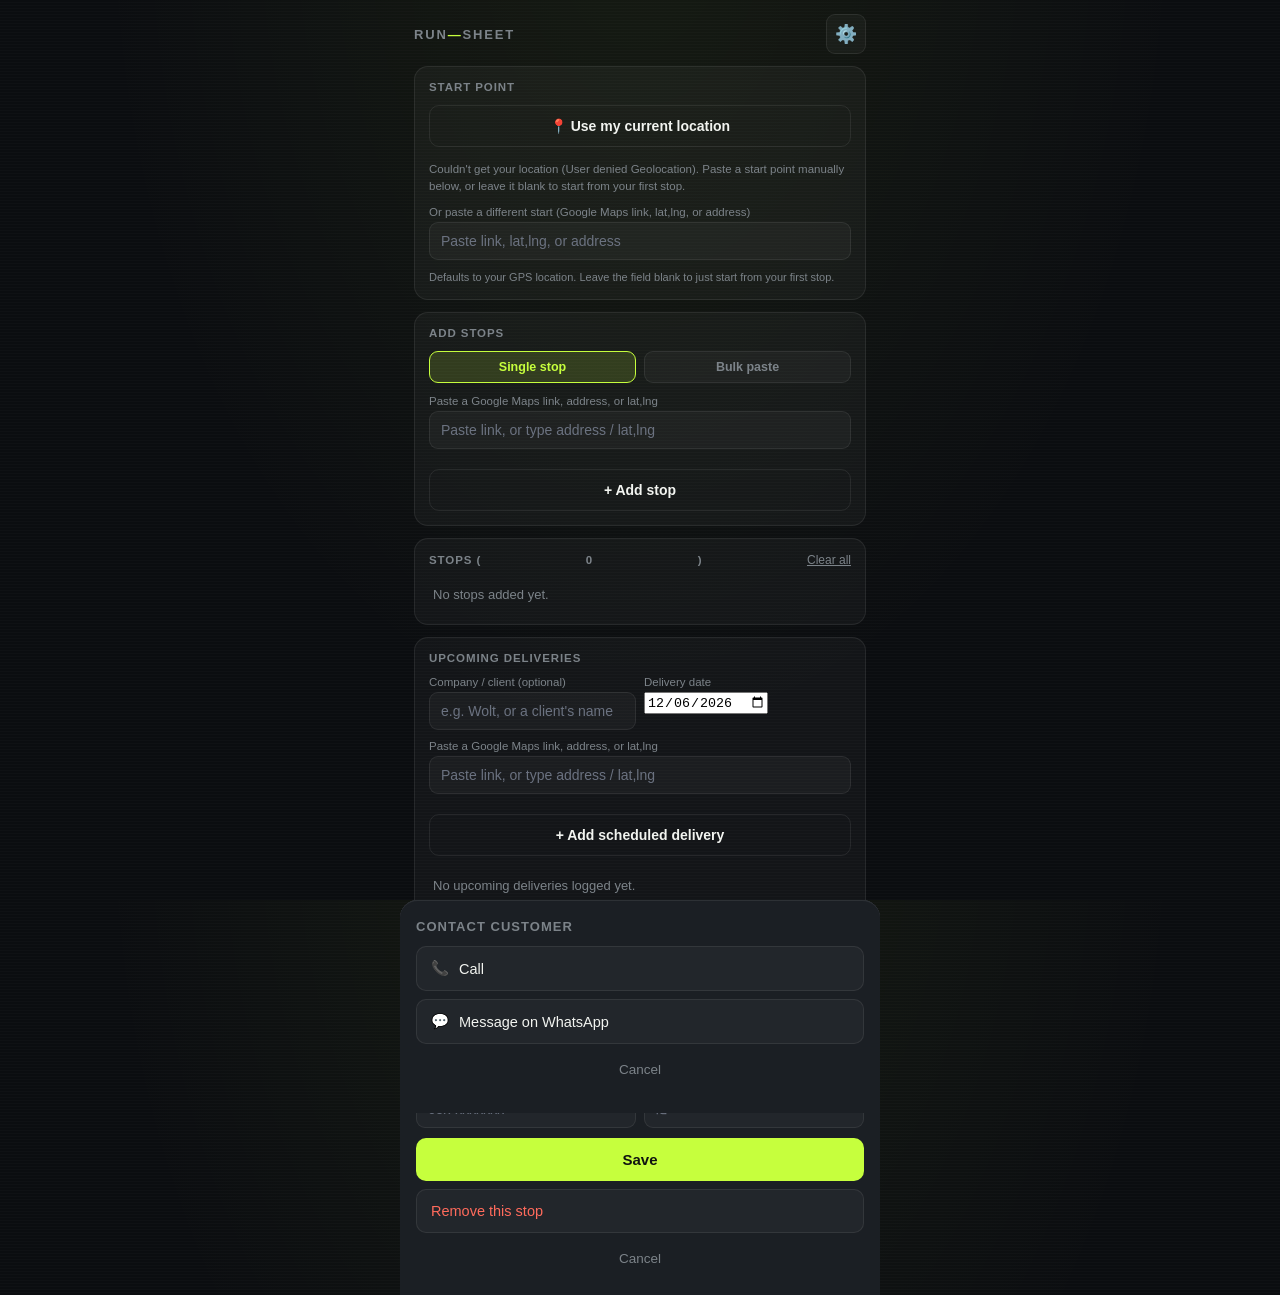
<file: index.html>
<!DOCTYPE html>
<html lang="en">
<head>
<meta charset="UTF-8">
<meta name="viewport" content="width=device-width, initial-scale=1, viewport-fit=cover, maximum-scale=1">
<meta name="mobile-web-app-capable" content="yes">
<meta name="apple-mobile-web-app-capable" content="yes">
<meta name="apple-mobile-web-app-status-bar-style" content="black-translucent">
<meta name="theme-color" content="#0B0D10">
<meta name="description" content="One-stop-at-a-time route app for a solo courier.">
<link rel="manifest" href="manifest.json">
<link rel="icon" href="icons/icon.svg" type="image/svg+xml">
<link rel="apple-touch-icon" href="icons/icon.svg">
<link rel="stylesheet" href="css/style.css">
<title>Runsheet</title>
</head>
<body>
<div id="app">

  <!-- =================== SETUP VIEW =================== -->
  <div id="setupView">
    <div class="topbar">
      <div class="wordmark">RUN<b>—</b>SHEET</div>
      <div class="top-icons">
        <button class="icon-btn" id="settingsBtn" title="Settings">⚙️</button>
      </div>
    </div>

    <div class="card">
      <h2>Start point</h2>
      <button class="btn btn-ghost" id="gpsBtn" style="margin-bottom:8px;">📍 Use my current location</button>
      <div id="depotGpsStatus"></div>
      <div class="field" style="margin-top:10px;">
        <label>Or paste a different start (Google Maps link, lat,lng, or address)</label>
        <input type="text" id="depotInput" placeholder="Paste link, lat,lng, or address" autocomplete="off">
      </div>
      <div id="depotDetectStatus"></div>
      <div class="hint">Defaults to your GPS location. Leave the field blank to just start from your first stop.</div>
    </div>

    <div class="card">
      <h2>Add stops</h2>
      <div class="mode-toggle">
        <button class="active" id="modeSingleBtn">Single stop</button>
        <button id="modeBulkBtn">Bulk paste</button>
      </div>

      <div id="singleAddWrap">
        <div class="field" style="position:relative;">
          <label>Paste a Google Maps link, address, or lat,lng</label>
          <input type="text" id="stopInput" placeholder="Paste link, or type address / lat,lng" autocomplete="off">
          <ul class="autocomplete-list" id="autocompleteList" style="display:none;"></ul>
        </div>
        <div id="stopDetectStatus"></div>
        <div class="field" id="nameFieldWrap" style="display:none;">
          <label>Label</label>
          <input type="text" id="nameInput" placeholder="e.g. Kfar Saba — Herzl 12">
        </div>
        <div class="field" id="extraFieldsWrap" style="display:none;">
          <label>Delivery notes (optional)</label>
          <input type="text" id="notesInput" placeholder="e.g. Gate code #4471">
          <div class="row" style="margin-top:8px;">
            <div><label>Phone (optional)</label><input type="tel" id="phoneInput" placeholder="05x-xxxxxxx"></div>
            <div><label>COD amount (optional)</label><input type="number" id="codInput" placeholder="₪"></div>
          </div>
        </div>
        <button class="btn btn-ghost" id="addBtn" style="margin-top:10px;" disabled>+ Add stop</button>
      </div>

      <div id="bulkAddWrap" style="display:none;">
        <div class="field">
          <label>Paste one stop per line — links, addresses, and lat,lng can be mixed</label>
          <textarea id="bulkInput" placeholder="Kfar Saba, Herzl 12&#10;32.1847, 34.8709&#10;https://maps.google.com/..."></textarea>
        </div>
        <button class="btn btn-ghost" id="bulkParseBtn">Parse &amp; add all</button>
        <div id="bulkStatus" class="hint"></div>
      </div>
    </div>

    <div class="card">
      <h2>Stops (<span id="stopCountLabel">0</span>)<button class="link-btn" id="clearStopsBtn" style="text-transform:none;">Clear all</button></h2>
      <ul class="stop-list" id="stopList"></ul>
    </div>

    <div class="card">
      <h2>Upcoming deliveries</h2>
      <div class="row">
        <div class="field"><label>Company / client (optional)</label><input type="text" id="schedCompanyInput" placeholder="e.g. Wolt, or a client's name"></div>
        <div class="field"><label>Delivery date</label><input type="date" id="schedDateInput"></div>
      </div>
      <div class="field" style="position:relative;">
        <label>Paste a Google Maps link, address, or lat,lng</label>
        <input type="text" id="schedAddressInput" placeholder="Paste link, or type address / lat,lng" autocomplete="off">
        <ul class="autocomplete-list" id="schedAutocompleteList" style="display:none;"></ul>
      </div>
      <div id="schedDetectStatus"></div>
      <div class="field" id="schedExtraWrap" style="display:none;">
        <label>Label</label>
        <input type="text" id="schedNameInput" placeholder="e.g. Kfar Saba — Herzl 12">
        <div class="row" style="margin-top:8px;">
          <div><label>Phone (optional)</label><input type="tel" id="schedPhoneInput" placeholder="05x-xxxxxxx"></div>
          <div><label>COD amount (optional)</label><input type="number" id="schedCodInput" placeholder="₪"></div>
        </div>
        <div class="field" style="margin-top:8px;"><label>Delivery notes (optional)</label><input type="text" id="schedNotesInput"></div>
      </div>
      <button class="btn btn-ghost" id="schedAddBtn" style="margin-top:10px;" disabled>+ Add scheduled delivery</button>
      <ul class="sched-list" id="scheduledList" style="margin-top:14px;"></ul>
      <div class="hint">Tap 📅 to download a calendar reminder for the evening before (set the time in Settings). Tap → to pull it into today's route once it's due.</div>
    </div>

    <div class="card">
      <h2>Route settings</h2>
      <div class="row">
        <div class="field"><label>Avg. speed (km/h)</label><input type="number" id="speedInput" min="1"></div>
        <div class="field"><label>Mins per stop</label><input type="number" id="dwellInput" min="0"></div>
      </div>
      <div class="field">
        <label>Travel mode</label>
        <select id="modeInput">
          <option value="bicycling">Bicycling (ebike)</option>
          <option value="driving">Driving</option>
          <option value="walking">Walking</option>
        </select>
      </div>
    </div>

    <button class="btn btn-primary" id="optimizeBtn" disabled>Optimize route</button>
    <div id="optimizeStatus" class="hint" style="text-align:center;"></div>

    <div id="resultsWrap"></div>

    <button class="btn btn-teal" id="startRouteBtn" style="margin-top:6px; display:none;">▶ Start route</button>

    <div class="footer-note">Your stops are saved on this device only.<br><b>To install:</b> open this page in Chrome on your phone → menu ⋮ → "Add to Home screen."</div>
  </div>

  <!-- =================== HUD VIEW =================== -->
  <div id="hudView" style="display:none;">
    <div class="topbar">
      <div class="wordmark">RUN<b>—</b>SHEET</div>
      <div class="top-icons">
        <button class="icon-btn" id="backToSetupBtn" title="Back to stop list">☰</button>
        <button class="icon-btn" id="sunToggle" title="Sunlight mode">☀️</button>
        <button class="icon-btn" id="undoIconBtn" title="Undo" style="opacity:0.35;" disabled>↩︎</button>
      </div>
    </div>

    <div class="stat-strip">
      <span>Today: <b id="statKm">0.0 km</b></span>
      <span>Delivered: <b id="statDone">0</b></span>
      <span class="earnings-toggle" id="earningsToggle">💰 tap for earnings</span>
    </div>

    <div class="ring-wrap">
      <svg viewBox="0 0 100 100"><circle class="ring-track" cx="50" cy="50" r="44"></circle><circle class="ring-fill" id="ringFill" cx="50" cy="50" r="44" stroke-dasharray="276.5" stroke-dashoffset="276.5"></circle></svg>
      <div class="ring-center"><div class="ring-num" id="ringNum">1</div><div class="ring-sub" id="ringSub">of 6</div></div>
    </div>

    <div class="stop-card" id="stopCard">
      <div class="swipe-hint right" id="swipeRight"></div>
      <div class="swipe-hint left" id="swipeLeft"></div>
      <div class="stop-eyebrow" id="stopEyebrow">NEXT STOP</div>
      <div class="stop-name" id="stopName">—</div>
      <div class="stop-notes" id="stopNotes"></div>
      <div id="codBadgeWrap"></div>
      <button class="price-chip" id="priceChip">💰 ₪<span id="priceVal">0</span> <span class="edit-hint">tap to edit</span></button>
      <div class="chips"><div class="chip">📍 <b id="chipDist">—</b></div><div class="chip">⏱ <b id="chipEta">—</b></div></div>

      <button class="btn btn-nav" id="navBtn" style="width:100%; margin-top:12px; flex-direction:row; gap:6px; padding:14px; display:flex; align-items:center; justify-content:center; border:none; border-radius:14px; font-weight:700; cursor:pointer;"><span class="icon">↗</span>Navigate</button>

      <div class="mini-actions" id="miniActions" style="margin-top:10px;"></div>

      <button class="mini-btn photo-btn" id="photoBtn" style="width:100%; margin-top:8px; flex-direction:row; gap:6px;">
        <span class="ic">📷</span><span id="photoLabel">Add delivery photo</span>
      </button>
      <input type="file" accept="image/*" capture="environment" id="photoInput" style="display:none;">

      <div class="actions">
        <button class="btn action-btn btn-nav" id="doneBtn"><span class="icon">✓</span>Done</button>
        <button class="btn action-btn btn-fail" id="failBtn"><span class="icon">⚠</span>Issue</button>
      </div>
    </div>

    <div class="undo-strip"><button class="undo-btn" id="undoBtn">↩ Undo last action</button></div>

    <div class="mascot-wrap" id="mascotWrap">
      <div class="nameplate">RUNSHEET <span id="mascotLevel">lv-1</span><div class="hp-bar"><div class="hp-fill" id="mascotHpFill" style="width:0%;"></div></div></div>
      <div class="mascot-msg" id="mascotMsg"></div>
      <div class="mascot-char" id="mascotCharWrap">
        <svg class="mascot-svg" viewBox="0 0 175 100" width="135" height="78">
          <g class="mascot-body idle" id="mascotBody">
            <ellipse cx="60" cy="76" rx="26" ry="4" fill="rgba(0,0,0,0.35)"></ellipse>
            <path d="M42 40 L36 72 L84 72 L78 40 Q60 34 42 40 Z" fill="var(--hi)" stroke="rgba(0,0,0,0.15)"></path>
            <path d="M60 34 L78 40 L84 72 L60 72 Z" fill="#000" opacity="0.38"></path>
            <path d="M48 38 L44 52 L76 52 L72 38 Q60 33 48 38 Z" fill="#3E4A3A"></path>
            <path d="M60 33 L72 38 L76 52 L60 52 Z" fill="#000" opacity="0.4"></path>
            <rect x="42" y="51" width="36" height="6" rx="2" fill="#6B4226"></rect>
            <rect x="56" y="51" width="8" height="6" rx="1.5" fill="#8a5a34"></rect>
            <rect x="30" y="42" width="10" height="16" rx="4" fill="#2E332F"></rect>
            <rect x="80" y="42" width="10" height="16" rx="4" fill="#2E332F"></rect>
            <circle cx="35" cy="60" r="4.5" fill="#E8B692"></circle>
            <circle cx="85" cy="60" r="4.5" fill="#E8B692"></circle>
            <rect x="55" y="33" width="10" height="9" fill="#E8B692"></rect>
            <circle cx="60" cy="24" r="16" fill="#E8B692"></circle>
            <path d="M60 8 A16 16 0 0 1 60 40 Z" fill="#000" opacity="0.35"></path>
            <path d="M42 22 Q40 7 60 6.5 Q80 7 78 22 L78 34 Q74 25 70 34 L70 25 Q60 29 50 25 L50 34 Q46 25 42 34 Z" fill="#B5591F"></path>
            <path d="M60 6.5 Q80 7 78 22 L78 34 Q74 25 70 34 L70 25 Q60 29 60 27 Z" fill="#000" opacity="0.4"></path>
            <path d="M48 13 Q60 9 72 13 L70 17 Q60 14 50 17 Z" fill="#B5591F"></path>
            <path d="M43 12 Q60 -2 77 12 L74 17 Q60 8 46 17 Z" fill="#3E4A3A" stroke="#2A332C" stroke-width="0.5"></path>
            <path d="M60 -2 Q77 12 74 17 L60 8 Z" fill="#000" opacity="0.42"></path>
            <path d="M60 20 L69 19 L69 27 L60 26 Z" fill="#1A1A1A"></path>
            <rect x="59" y="20" width="12" height="2" fill="#1A1A1A" transform="rotate(-4 59 20)"></rect>
            <circle cx="54" cy="24" r="2.2" fill="#2A2A2A"></circle>
            <path id="mascotMouth" d="M53 31 Q60 35 67 31" stroke="#8a4a3a" stroke-width="2" fill="none" stroke-linecap="round"></path>
          </g>
          <g class="scythe" id="scytheGroup">
            <circle cx="78" cy="68" r="4" fill="#D4AF6A"/>
            <line x1="85" y1="62" x2="95" y2="48" stroke="#3E2A1A" stroke-width="5" stroke-linecap="round"></line>
            <line x1="88" y1="50" x2="108" y2="44" stroke="#D4AF6A" stroke-width="4" stroke-linecap="round"></line>
            <circle cx="88" cy="50" r="2.5" fill="#D4AF6A"/>
            <circle cx="108" cy="44" r="2.5" fill="#D4AF6A"/>
            <path d="M96 47 L128 8 L104 45 Z" fill="#C7CFD3" stroke="#5C6469" stroke-width="1.2"></path>
            <line x1="100" y1="44" x2="122" y2="14" stroke="#FFFFFF" stroke-width="1" opacity="0.3"></line>
          </g>
          <g class="enemy" id="enemyGroup">
            <g transform="translate(-31,-24) scale(1.5)">
              <circle cx="114" cy="56" r="10" fill="#5A7D4B"></circle>
              <path d="M107 49 L110 44 L112 50 Z" fill="#5A7D4B"></path>
              <path d="M116 50 L120 44 L118 51 Z" fill="#5A7D4B"></path>
              <circle cx="111" cy="55" r="1.6" fill="#1A1A1A" id="enemyEye1"></circle>
              <circle cx="117" cy="55" r="1.6" fill="#1A1A1A" id="enemyEye2"></circle>
              <path d="M110 60 Q114 58 118 60" stroke="#1A1A1A" stroke-width="1.4" fill="none" stroke-linecap="round" id="enemyMouth"></path>
              <g id="enemyXEyes" style="opacity:0;">
                <line x1="108.5" y1="53" x2="112.5" y2="57" stroke="#1A1A1A" stroke-width="1.3"></line>
                <line x1="112.5" y1="53" x2="108.5" y2="57" stroke="#1A1A1A" stroke-width="1.3"></line>
                <line x1="114.5" y1="53" x2="118.5" y2="57" stroke="#1A1A1A" stroke-width="1.3"></line>
                <line x1="118.5" y1="53" x2="114.5" y2="57" stroke="#1A1A1A" stroke-width="1.3"></line>
              </g>
            </g>
            <line x1="126" y1="62" x2="108" y2="78" stroke="#5A7D4B" stroke-width="3" stroke-linecap="round"></line>
            <circle cx="108" cy="78" r="3.5" fill="#5A7D4B"></circle>
            <line x1="154" y1="62" x2="168" y2="76" stroke="#5A7D4B" stroke-width="3" stroke-linecap="round"></line>
            <circle cx="168" cy="76" r="3.5" fill="#5A7D4B"></circle>
            <line x1="132" y1="74" x2="126" y2="94" stroke="#5A7D4B" stroke-width="3" stroke-linecap="round"></line>
            <circle cx="126" cy="94" r="3.5" fill="#5A7D4B"></circle>
            <line x1="148" y1="74" x2="154" y2="94" stroke="#5A7D4B" stroke-width="3" stroke-linecap="round"></line>
            <circle cx="154" cy="94" r="3.5" fill="#5A7D4B"></circle>
            <ellipse cx="140" cy="97" rx="18" ry="3.5" fill="rgba(0,0,0,0.3)"></ellipse>
          </g>
        </svg>
      </div>
    </div>

    <div class="done-screen" id="doneScreen">
      <div class="big">🏁 Route complete</div>
      <div class="sub" id="doneSub"></div>
      <button class="btn btn-primary" id="newRouteBtn">Start a new route</button>
    </div>

    <div class="upnext" id="upnextWrap"><div class="upnext-head">Up next</div><div class="upnext-list" id="upnextList"></div></div>
    <div class="attention" id="attentionWrap" style="display:none;"><div class="attention-head">⚠ Needs attention</div><div id="attentionList"></div></div>
  </div>

</div>

<!-- ============ shared bottom sheets ============ -->
<div class="sheet-overlay" id="sheetOverlay"></div>

<div class="sheet" id="settingsSheet">
  <h3>Settings</h3>
  <div class="field">
    <label>OpenRouteService API key</label>
    <input type="password" id="orsKeyInput" placeholder="Paste your ORS API key" autocomplete="off">
    <div class="hint">Stored only in this browser (localStorage) — never uploaded anywhere by this app. Needed for address geocoding, route optimization, and accurate distances/ETAs. Without it, the app falls back to link/lat,lng parsing and straight-line estimates. Get a free key at openrouteservice.org.</div>
  </div>
  <div class="field">
    <label>Navigate button opens</label>
    <select id="navAppInput"><option value="google">Google Maps</option><option value="waze">Waze</option></select>
  </div>
  <div class="field">
    <label>Skip reasons (comma-separated)</label>
    <input type="text" id="reasonsInput" placeholder="No answer, Wrong address, Refused, Gate locked">
  </div>
  <div class="field">
    <label>Scheduled-delivery reminder time</label>
    <input type="time" id="reminderTimeInput">
    <div class="hint">Calendar reminders for upcoming deliveries (downloaded from the "Upcoming deliveries" list) are set for the evening before, at this time.</div>
  </div>
  <button class="sheet-save" id="settingsSaveBtn">Save settings</button>
  <button class="reason-opt" id="clearAllBtn" style="color:var(--coral);">Clear all stops &amp; route data</button>
  <button class="sheet-cancel" id="settingsCancelBtn">Close</button>
</div>

<div class="sheet" id="stopEditSheet">
  <h3>Edit stop</h3>
  <div class="field"><label>Label</label><input type="text" id="editNameInput"></div>
  <div class="field"><label>Delivery notes</label><input type="text" id="editNotesInput" placeholder="e.g. Gate code #4471"></div>
  <div class="row">
    <div class="field"><label>Phone</label><input type="tel" id="editPhoneInput" placeholder="05x-xxxxxxx"></div>
    <div class="field"><label>COD amount</label><input type="number" id="editCodInput" placeholder="₪"></div>
  </div>
  <div id="editPhotoWrap" style="display:none;"></div>
  <button class="sheet-save" id="editStopSaveBtn">Save</button>
  <button class="reason-opt" id="editStopDeleteBtn" style="color:var(--coral);">Remove this stop</button>
  <button class="sheet-cancel" id="editStopCancelBtn">Cancel</button>
</div>

<div class="sheet" id="priceSheet">
  <h3>Price for this delivery</h3>
  <input type="number" class="price-input" id="priceInputField" inputmode="decimal">
  <button class="sheet-save" id="priceSave">Save — applies to future stops too</button>
  <button class="sheet-cancel" id="priceCancel">Cancel</button>
</div>

<div class="sheet" id="reasonSheet">
  <h3>What happened at this stop?</h3>
  <div id="reasonOptsWrap"></div>
  <button class="sheet-cancel" id="sheetCancel">Cancel</button>
</div>

<div class="sheet" id="contactSheet">
  <h3 id="contactSheetTitle">Contact customer</h3>
  <a class="contact-opt" id="contactCall" href="tel:"><span>📞</span> Call</a>
  <button class="contact-opt" id="contactWhatsapp"><span>💬</span> Message on WhatsApp</button>
  <button class="sheet-cancel" id="contactCancel">Cancel</button>
</div>

<script src="js/storage.js"></script>
<script src="js/geo.js"></script>
<script src="js/optimizer.js"></script>
<script src="js/setup.js"></script>
<script src="js/scheduled.js"></script>
<script src="js/photos.js"></script>
<script src="js/hud.js"></script>
<script src="js/app.js"></script>
</body>
</html>
</file>
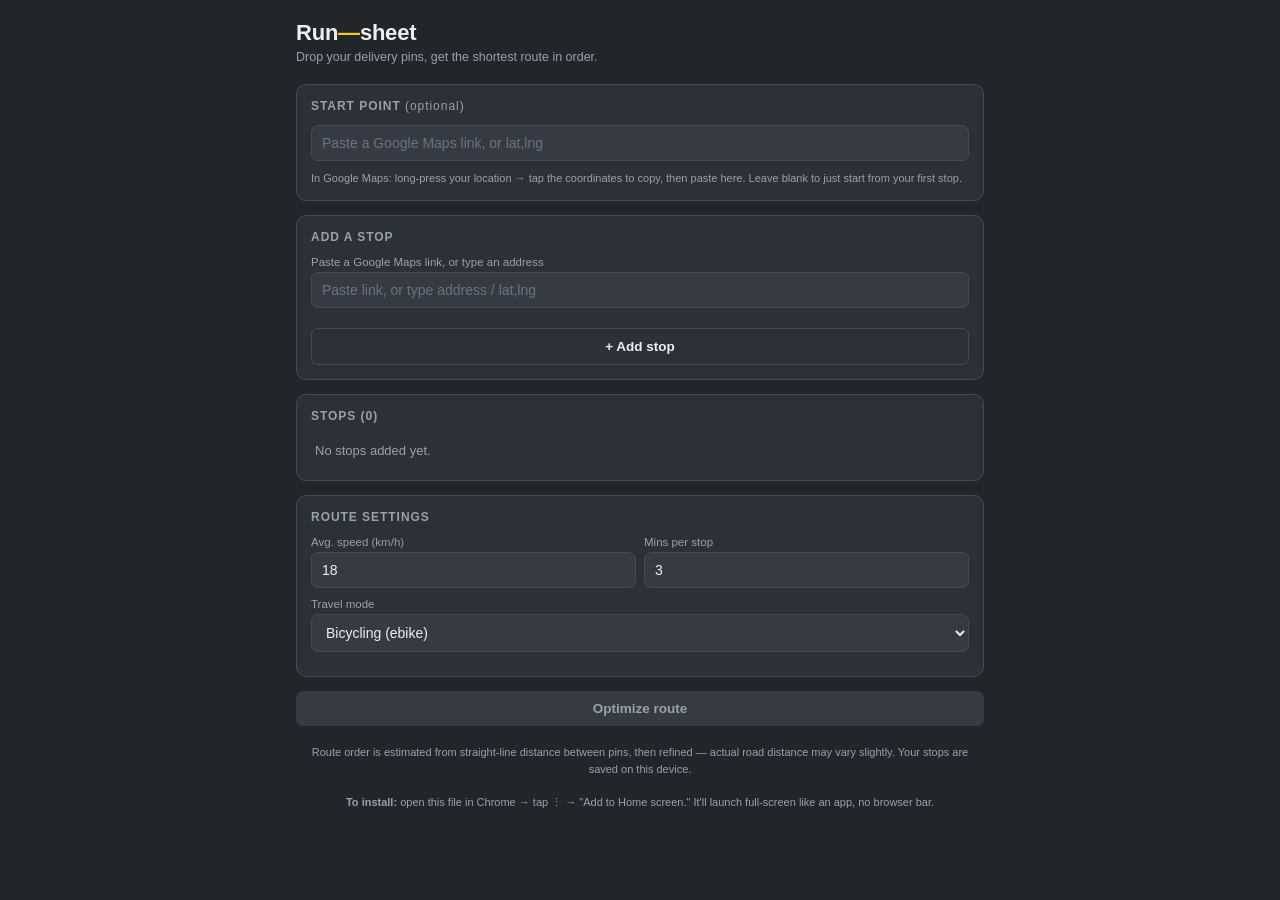
<file: courier-route-optimizer.html>
<!DOCTYPE html>
<html lang="en">
<head>
<meta charset="UTF-8">
<meta name="viewport" content="width=device-width, initial-scale=1, viewport-fit=cover">
<meta name="mobile-web-app-capable" content="yes">
<meta name="apple-mobile-web-app-capable" content="yes">
<meta name="apple-mobile-web-app-status-bar-style" content="black-translucent">
<meta name="theme-color" content="#22262B">
<link rel="manifest" href="data:application/manifest+json,%7B%22name%22%3A%20%22Runsheet%20-%20Courier%20Route%20Optimizer%22%2C%20%22short_name%22%3A%20%22Runsheet%22%2C%20%22start_url%22%3A%20%22.%22%2C%20%22display%22%3A%20%22standalone%22%2C%20%22background_color%22%3A%20%22%2322262B%22%2C%20%22theme_color%22%3A%20%22%2322262B%22%2C%20%22icons%22%3A%20%5B%7B%22src%22%3A%20%22data%3Aimage/svg%2Bxml%2C%253Csvg%2520xmlns%253D%2527http%253A//www.w3.org/2000/svg%2527%2520viewBox%253D%25270%25200%2520100%2520100%2527%253E%253Crect%2520width%253D%2527100%2527%2520height%253D%2527100%2527%2520rx%253D%252718%2527%2520fill%253D%2527%252322262B%2527/%253E%253Cpath%2520d%253D%2527M15%252070%2520L50%252030%2520L85%252070%2527%2520stroke%253D%2527%2523F4C430%2527%2520stroke-width%253D%25278%2527%2520fill%253D%2527none%2527%2520stroke-dasharray%253D%252710%25208%2527%2520stroke-linecap%253D%2527round%2527/%253E%253Ccircle%2520cx%253D%252750%2527%2520cy%253D%252730%2527%2520r%253D%25279%2527%2520fill%253D%2527%25233DDC97%2527/%253E%253C/svg%253E%22%2C%20%22sizes%22%3A%20%22192x192%22%2C%20%22type%22%3A%20%22image/svg%2Bxml%22%2C%20%22purpose%22%3A%20%22any%22%7D%2C%20%7B%22src%22%3A%20%22data%3Aimage/svg%2Bxml%2C%253Csvg%2520xmlns%253D%2527http%253A//www.w3.org/2000/svg%2527%2520viewBox%253D%25270%25200%2520100%2520100%2527%253E%253Crect%2520width%253D%2527100%2527%2520height%253D%2527100%2527%2520rx%253D%252718%2527%2520fill%253D%2527%252322262B%2527/%253E%253Cpath%2520d%253D%2527M15%252070%2520L50%252030%2520L85%252070%2527%2520stroke%253D%2527%2523F4C430%2527%2520stroke-width%253D%25278%2527%2520fill%253D%2527none%2527%2520stroke-dasharray%253D%252710%25208%2527%2520stroke-linecap%253D%2527round%2527/%253E%253Ccircle%2520cx%253D%252750%2527%2520cy%253D%252730%2527%2520r%253D%25279%2527%2520fill%253D%2527%25233DDC97%2527/%253E%253C/svg%253E%22%2C%20%22sizes%22%3A%20%22512x512%22%2C%20%22type%22%3A%20%22image/svg%2Bxml%22%2C%20%22purpose%22%3A%20%22any%22%7D%5D%7D">
<link rel="icon" href="data:image/svg+xml,%3Csvg%20xmlns%3D%27http%3A//www.w3.org/2000/svg%27%20viewBox%3D%270%200%20100%20100%27%3E%3Crect%20width%3D%27100%27%20height%3D%27100%27%20rx%3D%2718%27%20fill%3D%27%2322262B%27/%3E%3Cpath%20d%3D%27M15%2070%20L50%2030%20L85%2070%27%20stroke%3D%27%23F4C430%27%20stroke-width%3D%278%27%20fill%3D%27none%27%20stroke-dasharray%3D%2710%208%27%20stroke-linecap%3D%27round%27/%3E%3Ccircle%20cx%3D%2750%27%20cy%3D%2730%27%20r%3D%279%27%20fill%3D%27%233DDC97%27/%3E%3C/svg%3E">
<link rel="apple-touch-icon" href="data:image/svg+xml,%3Csvg%20xmlns%3D%27http%3A//www.w3.org/2000/svg%27%20viewBox%3D%270%200%20100%20100%27%3E%3Crect%20width%3D%27100%27%20height%3D%27100%27%20rx%3D%2718%27%20fill%3D%27%2322262B%27/%3E%3Cpath%20d%3D%27M15%2070%20L50%2030%20L85%2070%27%20stroke%3D%27%23F4C430%27%20stroke-width%3D%278%27%20fill%3D%27none%27%20stroke-dasharray%3D%2710%208%27%20stroke-linecap%3D%27round%27/%3E%3Ccircle%20cx%3D%2750%27%20cy%3D%2730%27%20r%3D%279%27%20fill%3D%27%233DDC97%27/%3E%3C/svg%3E">
<title>Runsheet — Courier Route Optimizer</title>
<style>
:root{
  --asphalt:#22262B;
  --surface:#2C3037;
  --surface-2:#363B43;
  --line:#454B54;
  --text:#EDEEF0;
  --text-dim:#9AA1AB;
  --yellow:#F4C430;
  --teal:#3DDC97;
  --coral:#FF6B5C;
}
*{box-sizing:border-box;}
body{
  margin:0;
  background:var(--asphalt);
  color:var(--text);
  font-family:-apple-system,BlinkMacSystemFont,'Segoe UI',Roboto,sans-serif;
  -webkit-font-smoothing:antialiased;
}
#app{max-width:720px;margin:0 auto;padding:20px 16px 60px;}

.topbar{display:flex;align-items:baseline;justify-content:space-between;margin-bottom:4px;}
h1{
  font-family:-apple-system,BlinkMacSystemFont,'Segoe UI',Roboto,sans-serif;font-weight:700;
  font-size:22px;font-weight:700;margin:0;
  letter-spacing:-0.01em;
}
h1 .dash{color:var(--yellow);}
.reset-link{
  font-size:12px;color:var(--text-dim);background:none;border:none;
  cursor:pointer;text-decoration:underline;padding:0;font-family:inherit;
}
.tagline{font-size:12.5px;color:var(--text-dim);margin:0 0 20px;}

.card{
  background:var(--surface);
  border:1px solid var(--line);
  border-radius:10px;
  padding:14px;
  margin-bottom:14px;
}
.card h2{
  font-family:-apple-system,BlinkMacSystemFont,'Segoe UI',Roboto,sans-serif;font-weight:700;
  font-size:12px;font-weight:600;text-transform:uppercase;letter-spacing:.08em;
  color:var(--text-dim);margin:0 0 12px;
}

label{display:block;font-size:11.5px;color:var(--text-dim);margin-bottom:4px;}
input,select{
  width:100%;background:var(--surface-2);border:1px solid var(--line);
  color:var(--text);border-radius:7px;padding:9px 10px;font-size:14px;
  font-family:-apple-system,BlinkMacSystemFont,'Segoe UI',Roboto,sans-serif;
}
input:focus,select:focus{outline:none;border-color:var(--yellow);}
input::placeholder{color:#6b7280;}
.row{display:flex;gap:8px;}
.row > div{flex:1;}
.field{margin-bottom:10px;}
.hint{font-size:11px;color:var(--text-dim);margin-top:5px;line-height:1.4;}
.error{font-size:11.5px;color:var(--coral);margin-top:5px;}
.detect-ok{font-size:12px;color:var(--teal);margin-top:6px;font-weight:500;}
.detect-warn{font-size:11.5px;color:var(--text-dim);margin-top:6px;line-height:1.5;}
.detect-warn a{color:var(--yellow);}
.name-field{margin-top:8px;}

.btn{
  display:inline-flex;align-items:center;justify-content:center;gap:6px;
  border:none;border-radius:7px;padding:10px 16px;font-size:13.5px;font-weight:600;
  font-family:-apple-system,BlinkMacSystemFont,'Segoe UI',Roboto,sans-serif;cursor:pointer;width:100%;
}
.btn-primary{background:var(--yellow);color:#1a1a1a;}
.btn-primary:disabled{background:var(--surface-2);color:var(--text-dim);cursor:not-allowed;}
.btn-ghost{background:transparent;border:1px solid var(--line);color:var(--text);}
.btn-teal{background:var(--teal);color:#0d1f16;}

.stop-list{list-style:none;margin:0;padding:0;}
.stop-item{
  display:flex;align-items:center;gap:10px;
  padding:9px 4px;border-bottom:1px solid var(--line);
}
.stop-item:last-child{border-bottom:none;}
.badge{
  width:22px;height:22px;border-radius:50%;background:var(--surface-2);
  display:flex;align-items:center;justify-content:center;
  font-family:'SFMono-Regular',Menlo,Consolas,monospace;font-size:11px;color:var(--text-dim);flex-shrink:0;
}
.badge.start{background:var(--teal);color:#0d1f16;}
.stop-name{font-size:13.5px;font-weight:500;}
.stop-coord{font-family:'SFMono-Regular',Menlo,Consolas,monospace;font-size:11px;color:var(--text-dim);}
.stop-meta{flex:1;min-width:0;}
.del-btn{
  background:none;border:none;color:var(--text-dim);cursor:pointer;font-size:16px;
  padding:2px 6px;flex-shrink:0;
}
.del-btn:hover{color:var(--coral);}
.empty{color:var(--text-dim);font-size:13px;padding:8px 4px;}

.stats{display:flex;gap:10px;margin-bottom:14px;}
.stat{
  flex:1;background:var(--surface);border:1px solid var(--line);border-radius:10px;
  padding:12px;text-align:center;
}
.stat .num{font-family:-apple-system,BlinkMacSystemFont,'Segoe UI',Roboto,sans-serif;font-weight:700;font-size:20px;font-weight:700;color:var(--yellow);}
.stat .lbl{font-size:10.5px;color:var(--text-dim);text-transform:uppercase;letter-spacing:.06em;margin-top:2px;}

.leg-list{list-style:none;margin:0;padding:0;font-size:12.5px;}
.leg-list li{display:flex;justify-content:space-between;padding:6px 2px;border-bottom:1px dashed var(--line);color:var(--text-dim);}
.leg-list li:last-child{border-bottom:none;}
.leg-list b{color:var(--text);font-weight:500;}
.leg-list .km{font-family:'SFMono-Regular',Menlo,Consolas,monospace;color:var(--teal);}

#mapWrap{background:var(--surface-2);border-radius:8px;overflow:hidden;margin-bottom:4px;}

.gmaps-btn{
  display:flex;align-items:center;justify-content:space-between;
  background:var(--surface-2);border:1px solid var(--line);border-radius:8px;
  padding:11px 14px;margin-bottom:8px;text-decoration:none;color:var(--text);
  font-size:13.5px;font-weight:500;
}
.gmaps-btn:active{background:var(--line);}
.gmaps-btn .arrow{color:var(--teal);font-family:'SFMono-Regular',Menlo,Consolas,monospace;}

.footer-note{font-size:11px;color:var(--text-dim);text-align:center;margin-top:18px;line-height:1.5;}
</style>
</head>
<body>
<div id="app"></div>

<script>
// ---------- state ----------
let state = {
  depot: null,          // {name, lat, lng}
  stops: [],            // [{id, name, lat, lng}]
  order: null,           // array of indices into [depot, ...stops] after optimizing, or null
  speed: 18,
  dwell: 3,
  travelMode: 'bicycling'
};
const STORE_KEY = 'runsheet-state-v1';

// ---------- persistence ----------
async function loadState(){
  try{
    const res = await window.storage.get(STORE_KEY, false);
    if(res && res.value){
      const parsed = JSON.parse(res.value);
      state = Object.assign(state, parsed);
    }
  }catch(e){ /* no saved state yet */ }
  render();
}
async function saveState(){
  try{
    await window.storage.set(STORE_KEY, JSON.stringify(state), false);
  }catch(e){ /* persistence is a nice-to-have; ignore failures silently */ }
}

// ---------- geo helpers ----------
function haversine(a,b){
  const R = 6371;
  const dLat = (b.lat-a.lat)*Math.PI/180;
  const dLng = (b.lng-a.lng)*Math.PI/180;
  const s1 = Math.sin(dLat/2), s2 = Math.sin(dLng/2);
  const h = s1*s1 + Math.cos(a.lat*Math.PI/180)*Math.cos(b.lat*Math.PI/180)*s2*s2;
  return 2*R*Math.asin(Math.sqrt(h));
}

let pendingCoord = null;

function isShortLink(text){
  return /maps\.app\.goo\.gl|goo\.gl\/maps/i.test(text);
}
function extractPlaceName(text){
  let m = text.match(/\/place\/([^\/@]+)/);
  if(m){
    try{ return decodeURIComponent(m[1].replace(/\+/g,' ')); }
    catch(e){ return m[1].replace(/\+/g,' '); }
  }
  return null;
}
function extractLatLng(text){
  if(!text) return null;
  text = text.trim();
  let m;
  // plain "lat, lng"
  m = text.match(/^(-?\d+(?:\.\d+)?)\s*,\s*(-?\d+(?:\.\d+)?)$/);
  if(m) return {lat: parseFloat(m[1]), lng: parseFloat(m[2])};
  // .../@lat,lng,17z
  m = text.match(/@(-?\d+\.\d+),(-?\d+\.\d+)/);
  if(m) return {lat: parseFloat(m[1]), lng: parseFloat(m[2])};
  // ?q=lat,lng  or &q=lat,lng
  m = text.match(/[?&]q=(-?\d+\.\d+),(-?\d+\.\d+)/);
  if(m) return {lat: parseFloat(m[1]), lng: parseFloat(m[2])};
  // place url !3dLAT!4dLNG
  m = text.match(/!3d(-?\d+\.\d+)!4d(-?\d+\.\d+)/);
  if(m) return {lat: parseFloat(m[1]), lng: parseFloat(m[2])};
  return null;
}

// ---------- TSP: nearest neighbor + 2-opt (open path, start fixed at index 0) ----------
function pathDistance(order, pts){
  let d = 0;
  for(let i=0;i<order.length-1;i++) d += haversine(pts[order[i]], pts[order[i+1]]);
  return d;
}
function nearestNeighborOrder(pts){
  const n = pts.length;
  const visited = new Array(n).fill(false);
  visited[0] = true;
  const order = [0];
  for(let step=1; step<n; step++){
    const last = order[order.length-1];
    let best=-1, bestD=Infinity;
    for(let j=0;j<n;j++){
      if(visited[j]) continue;
      const d = haversine(pts[last], pts[j]);
      if(d<bestD){bestD=d;best=j;}
    }
    visited[best]=true;
    order.push(best);
  }
  return order;
}
function twoOpt(order, pts){
  let improved = true;
  let best = order.slice();
  while(improved){
    improved = false;
    for(let i=1;i<best.length-1;i++){
      for(let j=i+1;j<best.length;j++){
        const candidate = best.slice(0,i).concat(best.slice(i,j+1).reverse(), best.slice(j+1));
        if(pathDistance(candidate, pts) < pathDistance(best, pts) - 1e-9){
          best = candidate;
          improved = true;
        }
      }
    }
  }
  return best;
}
function optimize(){
  const pts = [state.depot || state.stops[0]].concat(state.depot ? state.stops : state.stops.slice(1));
  if(pts.length < 2){ return; }
  let order = nearestNeighborOrder(pts);
  order = twoOpt(order, pts);
  state.order = order;
  saveState();
  render();
}

// ---------- google maps link builder ----------
function buildGmapsLinks(){
  const pts = [state.depot || state.stops[0]].concat(state.depot ? state.stops : state.stops.slice(1));
  const order = state.order || pts.map((_,i)=>i);
  const coords = order.map(i => pts[i].lat.toFixed(6)+','+pts[i].lng.toFixed(6));
  const links = [];
  const CHUNK = 10; // origin + up to 8 waypoints + destination
  let start = 0;
  while(start < coords.length-1){
    const end = Math.min(start+CHUNK-1, coords.length-1);
    const seg = coords.slice(start, end+1);
    const origin = seg[0];
    const destination = seg[seg.length-1];
    const waypoints = seg.slice(1,-1);
    let url = 'https://www.google.com/maps/dir/?api=1&origin='+origin+'&destination='+destination;
    if(waypoints.length) url += '&waypoints='+waypoints.join('|');
    url += '&travelmode='+state.travelMode;
    links.push(url);
    start = end;
  }
  return links;
}

// ---------- rendering ----------
function fmtKm(km){ return km.toFixed(1)+' km'; }
function fmtMin(min){
  if(min < 60) return Math.round(min)+' min';
  const h = Math.floor(min/60), m = Math.round(min%60);
  return h+'h '+(m<10?'0':'')+m+'m';
}

function renderMapSVG(pts, order){
  const pad = 24, W = 320, H = 220;
  const lats = pts.map(p=>p.lat), lngs = pts.map(p=>p.lng);
  const minLat=Math.min(...lats), maxLat=Math.max(...lats);
  const minLng=Math.min(...lngs), maxLng=Math.max(...lngs);
  const spanLat = (maxLat-minLat)||0.001, spanLng=(maxLng-minLng)||0.001;
  function proj(p){
    const x = pad + ((p.lng-minLng)/spanLng)*(W-2*pad);
    const y = H-pad - ((p.lat-minLat)/spanLat)*(H-2*pad);
    return [x,y];
  }
  let pathD = '';
  order.forEach((idx,i)=>{
    const [x,y] = proj(pts[idx]);
    pathD += (i===0?'M':'L')+x.toFixed(1)+','+y.toFixed(1)+' ';
  });
  let markers = '';
  order.forEach((idx,i)=>{
    const [x,y]=proj(pts[idx]);
    const isStart = i===0;
    markers += '<circle cx="'+x+'" cy="'+y+'" r="'+(isStart?8:7)+'" fill="'+(isStart?'#3DDC97':'#2C3037')+'" stroke="'+(isStart?'#0d1f16':'#F4C430')+'" stroke-width="1.5"/>';
    markers += '<text x="'+x+'" y="'+(y+3.5)+'" font-size="9" font-family="Menlo, Consolas, monospace" fill="'+(isStart?'#0d1f16':'#F4C430')+'" text-anchor="middle">'+(isStart?'S':i)+'</text>';
  });
  return '<svg width="100%" viewBox="0 0 '+W+' '+H+'" style="display:block;">'
    + '<rect width="'+W+'" height="'+H+'" fill="#363B43"/>'
    + '<path d="'+pathD+'" fill="none" stroke="#F4C430" stroke-width="2" stroke-dasharray="6 5"/>'
    + markers
    + '</svg>';
}

function render(){
  const app = document.getElementById('app');

  const hasStops = state.stops.length > 0;
  const canOptimize = (state.depot ? state.stops.length>=1 : state.stops.length>=2);

  let stopsHtml = '';
  if(!hasStops){
    stopsHtml = '<div class="empty">No stops added yet.</div>';
  } else {
    stopsHtml = '<ul class="stop-list">' + state.stops.map((s,i)=>
      '<li class="stop-item">'
      + '<div class="badge">'+(i+1)+'</div>'
      + '<div class="stop-meta"><div class="stop-name">'+escapeHtml(s.name)+'</div>'
      + '<div class="stop-coord">'+s.lat.toFixed(5)+', '+s.lng.toFixed(5)+'</div></div>'
      + '<button class="del-btn" data-del="'+s.id+'" title="Remove">✕</button>'
      + '</li>'
    ).join('') + '</ul>';
  }

  let resultsHtml = '';
  if(state.order){
    const pts = [state.depot || state.stops[0]].concat(state.depot ? state.stops : state.stops.slice(1));
    const names = pts.map((p,i)=> i===0 ? (state.depot? (state.depot.name||'Start') : (state.stops[0].name)) : null);
    // build display names aligned with pts array
    const displayNames = pts.map((p,i)=>{
      if(state.depot) return i===0 ? (state.depot.name||'Start') : state.stops[i-1].name;
      return state.stops[i].name;
    });
    const totalKm = pathDistance(state.order, pts);
    const totalMin = (totalKm/state.speed)*60 + (state.stops.length*state.dwell);
    let legs = '';
    for(let i=0;i<state.order.length-1;i++){
      const a = state.order[i], b = state.order[i+1];
      const d = haversine(pts[a], pts[b]);
      legs += '<li><span><b>'+displayNames[a]+'</b> → '+displayNames[b]+'</span><span class="km">'+fmtKm(d)+'</span></li>';
    }
    const svg = renderMapSVG(pts, state.order);
    const links = buildGmapsLinks();
    let linksHtml = links.map((url,i)=>
      '<a class="gmaps-btn" href="'+url+'" target="_blank" rel="noopener">'
      + '<span>Open leg '+(i+1)+' of '+links.length+' in Google Maps</span><span class="arrow">→</span></a>'
    ).join('');

    resultsHtml = ''
      + '<div class="stats">'
      + '<div class="stat"><div class="num">'+fmtKm(totalKm)+'</div><div class="lbl">Distance</div></div>'
      + '<div class="stat"><div class="num">'+fmtMin(totalMin)+'</div><div class="lbl">Est. time</div></div>'
      + '<div class="stat"><div class="num">'+state.stops.length+'</div><div class="lbl">Stops</div></div>'
      + '</div>'
      + '<div class="card"><h2>Route map</h2><div id="mapWrap">'+svg+'</div></div>'
      + '<div class="card"><h2>Navigate</h2>'+linksHtml
      + '<div class="hint">Each link opens turn-by-turn directions in Google Maps, in optimized order. Long routes are split into legs (Maps limits stops per link) — open them one after another as you go.</div></div>'
      + '<div class="card"><h2>Stop-by-stop order</h2><ul class="leg-list">'+legs+'</ul></div>';
  }

  app.innerHTML = ''
    + '<div class="topbar"><h1>Run<span class="dash">—</span>sheet</h1>'
    + (hasStops ? '<button class="reset-link" id="resetBtn">clear all</button>' : '')
    + '</div>'
    + '<p class="tagline">Drop your delivery pins, get the shortest route in order.</p>'

    + '<div class="card">'
    + '<h2>Start point <span style="text-transform:none;font-weight:400;">(optional)</span></h2>'
    + '<div class="field"><input id="depotInput" placeholder="Paste a Google Maps link, or lat,lng" value="'+(state.depot? (state.depot.lat.toFixed(5)+', '+state.depot.lng.toFixed(5)) : '')+'"></div>'
    + '<div id="depotDetectStatus"></div>'
    + '<div class="hint">In Google Maps: long-press your location → tap the coordinates to copy, then paste here. Leave blank to just start from your first stop.</div>'
    + '</div>'

    + '<div class="card">'
    + '<h2>Add a stop</h2>'
    + '<div class="field"><label>Paste a Google Maps link, or type an address</label>'
    + '<input id="stopInput" placeholder="Paste link, or type address / lat,lng" autocomplete="off"></div>'
    + '<div id="stopDetectStatus"></div>'
    + '<div class="field name-field" id="nameFieldWrap" style="display:none;"><label>Label (edit if you want)</label><input id="nameInput" placeholder="e.g. Kfar Saba — Herzl 12"></div>'
    + '<button class="btn btn-ghost" id="addBtn" style="margin-top:10px;" disabled>+ Add stop</button>'
    + '</div>'

    + '<div class="card"><h2>Stops ('+state.stops.length+')</h2>'+stopsHtml+'</div>'

    + '<div class="card"><h2>Route settings</h2>'
    + '<div class="row">'
    + '<div class="field"><label>Avg. speed (km/h)</label><input id="speedInput" type="number" min="1" value="'+state.speed+'"></div>'
    + '<div class="field"><label>Mins per stop</label><input id="dwellInput" type="number" min="0" value="'+state.dwell+'"></div>'
    + '</div>'
    + '<div class="field"><label>Travel mode</label><select id="modeInput">'
    + ['bicycling','driving','walking'].map(m=>'<option value="'+m+'"'+(state.travelMode===m?' selected':'')+'>'+m[0].toUpperCase()+m.slice(1)+(m==='bicycling'?' (ebike)':'')+'</option>').join('')
    + '</select></div>'
    + '</div>'

    + '<button class="btn btn-primary" id="optimizeBtn" '+(canOptimize?'':'disabled')+'>Optimize route</button>'

    + resultsHtml

    + '<div class="footer-note">Route order is estimated from straight-line distance between pins, then refined — actual road distance may vary slightly. Your stops are saved on this device.<br><br><b>To install:</b> open this file in Chrome → tap ⋮ → "Add to Home screen." It\'ll launch full-screen like an app, no browser bar.</div>';

  attachHandlers();
}

function escapeHtml(s){
  return s.replace(/[&<>"']/g, c => ({'&':'&amp;','<':'&lt;','>':'&gt;','"':'&quot;',"'":'&#39;'}[c]));
}

function attachHandlers(){
  pendingCoord = null;
  const stopInput = document.getElementById('stopInput');
  const stopStatus = document.getElementById('stopDetectStatus');
  const nameFieldWrap = document.getElementById('nameFieldWrap');
  const addBtn = document.getElementById('addBtn');

  if(stopInput) stopInput.addEventListener('input', () => {
    const val = stopInput.value.trim();
    if(!val){
      pendingCoord = null;
      stopStatus.innerHTML = '';
      nameFieldWrap.style.display = 'none';
      addBtn.disabled = true;
      return;
    }
    if(isShortLink(val) && !extractLatLng(val)){
      pendingCoord = null;
      addBtn.disabled = true;
      stopStatus.innerHTML = '<div class="detect-warn">Short links (goo.gl) don\'t contain coordinates. Open it once in Maps, then copy the full address bar link or the "lat,lng" shown when you long-press the pin.</div>';
      return;
    }
    const coord = extractLatLng(val);
    if(coord){
      pendingCoord = coord;
      addBtn.disabled = false;
      stopStatus.innerHTML = '<div class="detect-ok">✓ Ready — '+coord.lat.toFixed(5)+', '+coord.lng.toFixed(5)+'</div>';
      nameFieldWrap.style.display = 'block';
      const nameInput = document.getElementById('nameInput');
      if(nameInput && !nameInput.value){
        const nm = extractPlaceName(val);
        if(nm) nameInput.value = nm;
      }
    } else {
      pendingCoord = null;
      addBtn.disabled = true;
      const q = encodeURIComponent(val);
      stopStatus.innerHTML = '<div class="detect-warn">No coordinates in that yet. <a href="https://www.google.com/maps/search/?api=1&query='+q+'" target="_blank" rel="noopener">Search it on Google Maps →</a> then copy the link or pin back here.</div>';
      nameFieldWrap.style.display = 'block';
    }
  });

  if(addBtn) addBtn.onclick = () => {
    if(!pendingCoord) return;
    const nameInput = document.getElementById('nameInput');
    const name = (nameInput && nameInput.value.trim()) || ('Stop '+(state.stops.length+1));
    state.stops.push({id: Date.now()+'-'+Math.random().toString(36).slice(2,7), name, lat: pendingCoord.lat, lng: pendingCoord.lng});
    state.order = null;
    pendingCoord = null;
    saveState();
    render();
  };

  document.querySelectorAll('[data-del]').forEach(btn=>{
    btn.onclick = () => {
      const id = btn.getAttribute('data-del');
      state.stops = state.stops.filter(s=>s.id!==id);
      state.order = null;
      saveState();
      render();
    };
  });

  const depotInput = document.getElementById('depotInput');
  const depotStatus = document.getElementById('depotDetectStatus');
  if(depotInput) depotInput.addEventListener('input', () => {
    const val = depotInput.value.trim();
    if(!val){ depotStatus.innerHTML=''; return; }
    if(isShortLink(val) && !extractLatLng(val)){
      depotStatus.innerHTML = '<div class="detect-warn">Short links don\'t contain coordinates — open it once in Maps, then paste the full link or "lat,lng".</div>';
      return;
    }
    const coord = extractLatLng(val);
    depotStatus.innerHTML = coord
      ? '<div class="detect-ok">✓ Ready — '+coord.lat.toFixed(5)+', '+coord.lng.toFixed(5)+'</div>'
      : '<div class="detect-warn">No coordinates in that yet.</div>';
  });
  if(depotInput) depotInput.onblur = () => {
    const val = depotInput.value.trim();
    if(!val){ state.depot = null; }
    else {
      const coord = extractLatLng(val);
      if(coord){ state.depot = {name:'Start', lat:coord.lat, lng:coord.lng}; }
    }
    state.order = null;
    saveState();
    render();
  };

  const speedInput = document.getElementById('speedInput');
  if(speedInput) speedInput.onchange = () => { state.speed = parseFloat(speedInput.value)||18; saveState(); render(); };
  const dwellInput = document.getElementById('dwellInput');
  if(dwellInput) dwellInput.onchange = () => { state.dwell = parseFloat(dwellInput.value)||0; saveState(); render(); };
  const modeInput = document.getElementById('modeInput');
  if(modeInput) modeInput.onchange = () => { state.travelMode = modeInput.value; saveState(); render(); };

  const optimizeBtn = document.getElementById('optimizeBtn');
  if(optimizeBtn) optimizeBtn.onclick = optimize;

  const resetBtn = document.getElementById('resetBtn');
  if(resetBtn) resetBtn.onclick = () => {
    if(confirm('Clear all stops and start over?')){
      state = {depot:null, stops:[], order:null, speed:state.speed, dwell:state.dwell, travelMode:state.travelMode};
      saveState();
      render();
    }
  };
}

loadState();
</script>
</body>
</html>
</file>
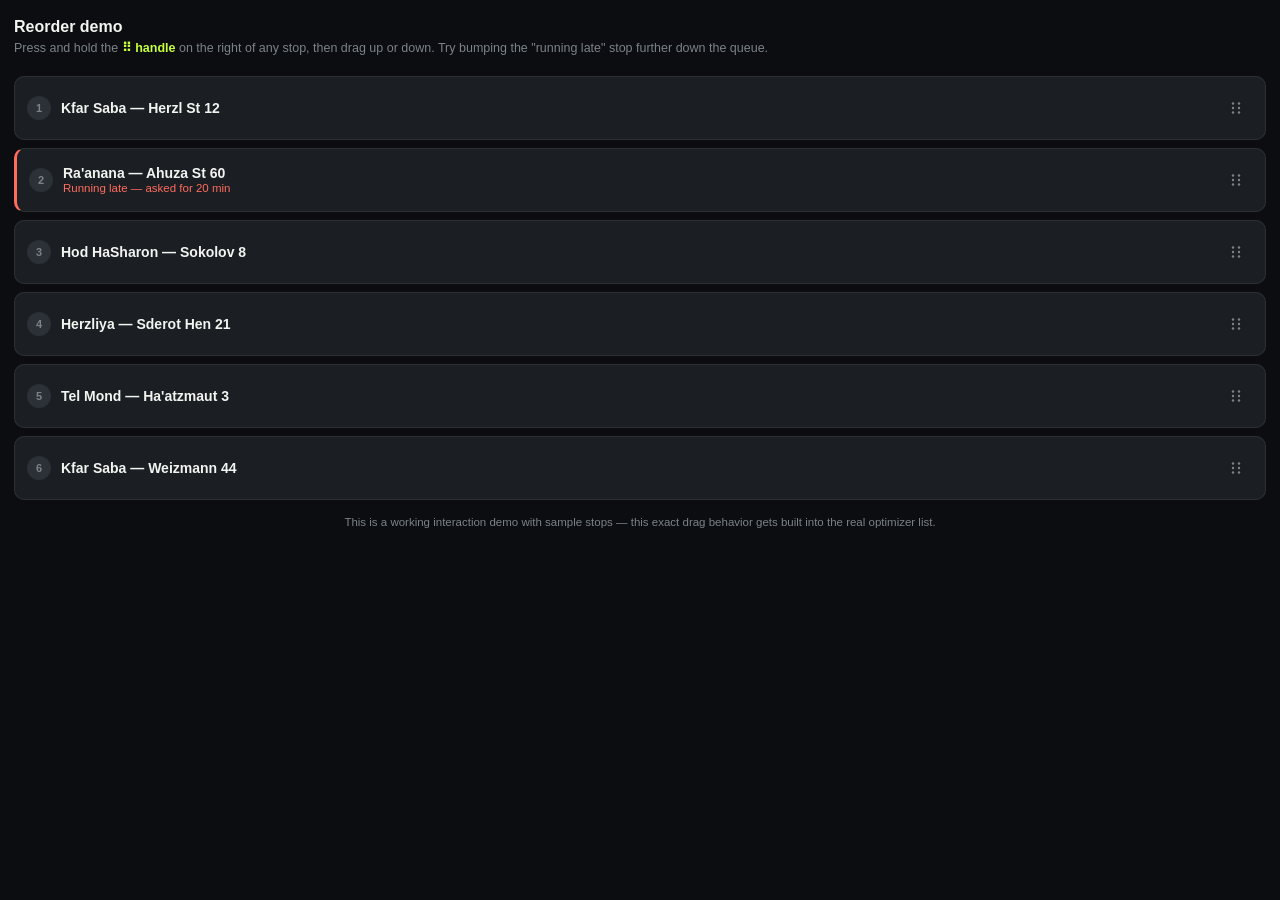
<file: runsheet-drag-reorder-demo.html>
<!DOCTYPE html>
<html lang="en">
<head>
<meta charset="UTF-8">
<meta name="viewport" content="width=device-width, initial-scale=1, viewport-fit=cover">
<meta name="theme-color" content="#0B0D10">
<title>Runsheet — Drag to Reorder Demo</title>
<style>
:root{
  --bg:#0B0D10;
  --panel:#1B1F24;
  --panel-line:rgba(255,255,255,0.08);
  --hi:#C6FF3D;
  --coral:#FF6B5C;
  --text:#F2F4F0;
  --text-dim:#7C8389;
}
*{box-sizing:border-box; -webkit-tap-highlight-color:transparent; -webkit-user-select:none; user-select:none;}
body{
  margin:0; background:var(--bg); color:var(--text);
  font-family:-apple-system,BlinkMacSystemFont,'Segoe UI',Roboto,sans-serif;
  padding:18px 14px 40px;
}
h1{font-size:16px; margin:0 0 3px;}
.sub{font-size:12.5px; color:var(--text-dim); margin:0 0 18px; line-height:1.5;}
.sub b{color:var(--hi);}

#list{position:relative; touch-action:none;}
.item{
  position:absolute; left:0; right:0; height:64px;
  background:var(--panel); border:1px solid var(--panel-line); border-radius:10px;
  display:flex; align-items:center; gap:10px; padding:0 12px;
  transition:top .22s ease, box-shadow .15s ease;
}
.item.dragging{
  transition:none; z-index:10; box-shadow:0 10px 24px rgba(0,0,0,0.5);
  border-color:var(--hi); background:#22272E;
}
.item.late{border-left:3px solid var(--coral);}
.badge{
  width:24px; height:24px; border-radius:50%; background:#2C3037; flex-shrink:0;
  display:flex; align-items:center; justify-content:center; font-size:11px;
  font-weight:700; color:var(--text-dim);
}
.info{flex:1; min-width:0;}
.name{font-size:14px; font-weight:600; white-space:nowrap; overflow:hidden; text-overflow:ellipsis;}
.note{font-size:11.5px; color:var(--coral); margin-top:1px;}
.handle{
  width:34px; height:44px; flex-shrink:0; display:flex; align-items:center; justify-content:center;
  cursor:grab; touch-action:none; border-radius:8px;
}
.handle:active{background:rgba(255,255,255,0.06);}
.handle svg{width:18px; height:18px;}
.footer-note{margin-top:14px; font-size:11.5px; color:var(--text-dim); text-align:center; line-height:1.5;}
</style>
</head>
<body>
<h1>Reorder demo</h1>
<p class="sub">Press and hold the <b>⠿ handle</b> on the right of any stop, then drag up or down. Try bumping the "running late" stop further down the queue.</p>
<div id="list"></div>
<div class="footer-note">This is a working interaction demo with sample stops — this exact drag behavior gets built into the real optimizer list.</div>

<script>
const ROW_H = 72; // item height + gap

let stops = [
  {id:'a', name:"Kfar Saba — Herzl St 12", note:""},
  {id:'b', name:"Ra'anana — Ahuza St 60", note:"Running late — asked for 20 min"},
  {id:'c', name:"Hod HaSharon — Sokolov 8", note:""},
  {id:'d', name:"Herzliya — Sderot Hen 21", note:""},
  {id:'e', name:"Tel Mond — Ha'atzmaut 3", note:""},
  {id:'f', name:"Kfar Saba — Weizmann 44", note:""},
];
let order = stops.map(s => s.id);

function indexOf(id){ return order.indexOf(id); }
function stopById(id){ return stops.find(s => s.id === id); }

function buildList(){
  const list = document.getElementById('list');
  list.style.height = (order.length * ROW_H - 8) + 'px';
  list.innerHTML = order.map((id, i) => {
    const s = stopById(id);
    return `<div class="item${s.note ? ' late' : ''}" id="item-${id}" style="top:${i*ROW_H}px;">
      <div class="badge" id="badge-${id}">${i+1}</div>
      <div class="info">
        <div class="name">${s.name}</div>
        ${s.note ? `<div class="note">${s.note}</div>` : ''}
      </div>
      <div class="handle" data-id="${id}">
        <svg viewBox="0 0 24 24" fill="none"><circle cx="8" cy="6" r="1.6" fill="#7C8389"/><circle cx="16" cy="6" r="1.6" fill="#7C8389"/><circle cx="8" cy="12" r="1.6" fill="#7C8389"/><circle cx="16" cy="12" r="1.6" fill="#7C8389"/><circle cx="8" cy="18" r="1.6" fill="#7C8389"/><circle cx="16" cy="18" r="1.6" fill="#7C8389"/></svg>
      </div>
    </div>`;
  }).join('');
  attachHandles();
}

function repositionAllExcept(draggingId){
  order.forEach((id, i) => {
    if(id === draggingId) return;
    const el = document.getElementById('item-'+id);
    el.style.top = (i*ROW_H)+'px';
    document.getElementById('badge-'+id).textContent = i+1;
  });
}

function attachHandles(){
  document.querySelectorAll('.handle').forEach(handle => {
    const id = handle.getAttribute('data-id');
    let startY = 0, startTop = 0, dragging = false;

    handle.addEventListener('pointerdown', (e) => {
      e.preventDefault();
      dragging = true;
      startY = e.clientY;
      startTop = indexOf(id) * ROW_H;
      const el = document.getElementById('item-'+id);
      el.classList.add('dragging');
      handle.setPointerCapture(e.pointerId);
    });

    handle.addEventListener('pointermove', (e) => {
      if(!dragging) return;
      const el = document.getElementById('item-'+id);
      let newTop = startTop + (e.clientY - startY);
      newTop = Math.max(0, Math.min(newTop, (order.length-1)*ROW_H));
      el.style.top = newTop + 'px';

      const newIndex = Math.round(newTop / ROW_H);
      const curIndex = indexOf(id);
      if(newIndex !== curIndex){
        order.splice(curIndex, 1);
        order.splice(newIndex, 0, id);
        repositionAllExcept(id);
        document.getElementById('badge-'+id).textContent = newIndex+1;
      }
    });

    const end = (e) => {
      if(!dragging) return;
      dragging = false;
      const el = document.getElementById('item-'+id);
      el.classList.remove('dragging');
      el.style.top = (indexOf(id)*ROW_H) + 'px';
      try{ handle.releasePointerCapture(e.pointerId); }catch(err){}
    };
    handle.addEventListener('pointerup', end);
    handle.addEventListener('pointercancel', end);
  });
}

buildList();
</script>
</body>
</html>
</file>
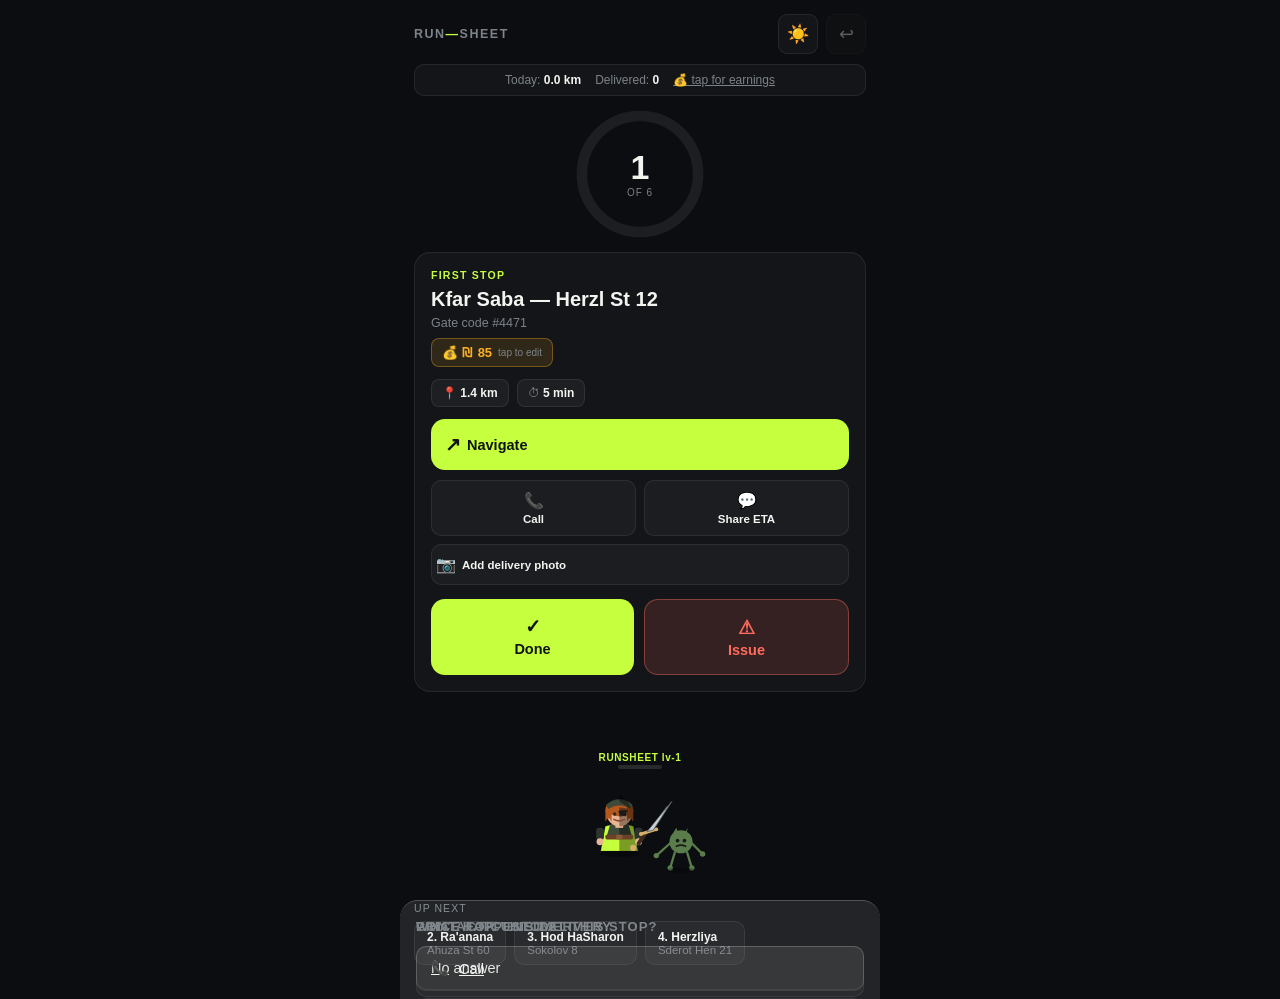
<file: runsheet-hud-demo-v4-1.html>
<!DOCTYPE html>
<html lang="en">
<head>
<meta charset="UTF-8">
<meta name="viewport" content="width=device-width, initial-scale=1, viewport-fit=cover">
<meta name="theme-color" content="#0B0D10">
<title>Runsheet HUD — v3 Demo</title>
<style>
:root{
  --bg:#0B0D10; --panel:rgba(255,255,255,0.035); --panel-line:rgba(255,255,255,0.08);
  --hi:#C6FF3D; --hi-dim:rgba(198,255,61,0.15); --teal:#3DE0C8; --coral:#FF6B5C;
  --amber:#FFB020; --text:#F2F4F0; --text-dim:#7C8389;
}
body.sun{
  --bg:#F4F1E8; --panel:#FFFFFF; --panel-line:#D8D3C4;
  --text:#15170F; --text-dim:#54594A; --hi:#5C8A00; --teal:#0E7D68; --coral:#C23B2E; --amber:#B5730A;
}
*{box-sizing:border-box; -webkit-tap-highlight-color:transparent;}
body{margin:0; background:var(--bg); color:var(--text); font-family:-apple-system,BlinkMacSystemFont,'Segoe UI',Roboto,sans-serif; transition:background .25s,color .25s;}
#app{max-width:480px; margin:0 auto; padding:14px 14px 30px; min-height:100dvh;}

.topbar{display:flex; justify-content:space-between; align-items:center; margin-bottom:10px;}
.wordmark{font-size:12.5px; font-weight:700; letter-spacing:.12em; color:var(--text-dim);}
.wordmark b{color:var(--hi);}
.top-icons{display:flex; gap:8px;}
.icon-btn{
  width:40px; height:40px; border-radius:9px; border:1px solid var(--panel-line); background:var(--panel);
  display:flex; align-items:center; justify-content:center; font-size:18px; cursor:pointer; color:var(--text);
}
.icon-btn.active{background:var(--hi-dim); border-color:var(--hi); color:var(--hi);}

.stat-strip{
  display:flex; justify-content:center; gap:14px; font-size:12px; color:var(--text-dim);
  background:var(--panel); border:1px solid var(--panel-line); border-radius:10px; padding:8px; margin-bottom:12px;
  font-variant-numeric:tabular-nums;
}
.stat-strip b{color:var(--text); font-weight:700;}

.ring-wrap{position:relative; width:132px; height:132px; margin:2px auto 12px;}
.ring-wrap svg{width:100%; height:100%; transform:rotate(-90deg);}
.ring-track{fill:none; stroke:rgba(128,128,128,0.15); stroke-width:8;}
.ring-fill{fill:none; stroke:var(--hi); stroke-width:8; stroke-linecap:round; filter:drop-shadow(0 0 6px rgba(198,255,61,0.5)); transition:stroke-dashoffset .5s ease;}
.ring-center{position:absolute; inset:0; display:flex; flex-direction:column; align-items:center; justify-content:center;}
.ring-num{font-size:34px; font-weight:700; line-height:1;}
.ring-sub{font-size:10px; color:var(--text-dim); letter-spacing:.1em; margin-top:3px; text-transform:uppercase;}

.stop-card{
  background:var(--panel); border:1px solid var(--panel-line); border-radius:16px;
  padding:16px; position:relative; touch-action:pan-y;
}
.swipe-hint{position:absolute; inset:0; border-radius:16px; opacity:0; pointer-events:none; transition:opacity .1s;}
.swipe-hint.right{background:linear-gradient(90deg, rgba(198,255,61,0.18), transparent 60%);}
.swipe-hint.left{background:linear-gradient(270deg, rgba(255,107,92,0.18), transparent 60%);}

.stop-eyebrow{font-size:10.5px; color:var(--hi); letter-spacing:.12em; text-transform:uppercase; font-weight:700; margin-bottom:6px;}
.stop-name{font-size:20px; font-weight:700; line-height:1.25;}
.stop-notes{font-size:12.5px; color:var(--text-dim); margin-top:4px;}
.cod-badge{
  display:inline-flex; align-items:center; gap:5px; background:rgba(255,176,32,0.15); color:var(--amber);
  border:1px solid rgba(255,176,32,0.35); border-radius:7px; padding:3px 8px; font-size:11.5px; font-weight:700;
  margin-top:8px;
}
.price-chip{
  display:inline-flex; align-items:center; gap:6px; background:rgba(255,176,32,0.12); color:var(--amber);
  border:1px solid rgba(255,176,32,0.35); border-radius:8px; padding:6px 10px; font-size:13px; font-weight:700;
  margin-top:8px; cursor:pointer;
}
.price-chip .edit-hint{font-size:10px; font-weight:500; color:var(--text-dim);}
.price-input{
  width:100%; background:rgba(128,128,128,0.08); border:1px solid var(--panel-line); color:var(--text);
  border-radius:10px; padding:13px 14px; font-size:20px; font-weight:700; margin-bottom:12px; text-align:center;
}
.sheet-save{
  width:100%; background:var(--hi); color:#101410; border:none; border-radius:10px; padding:13px; font-size:15px;
  font-weight:700; margin-bottom:8px; cursor:pointer;
}
.chips{display:flex; gap:8px; margin-top:12px;}
.chip{background:rgba(128,128,128,0.1); border:1px solid var(--panel-line); border-radius:8px; padding:6px 10px; font-size:12px; color:var(--text-dim);}
.chip b{color:var(--text); font-weight:600;}

.mini-actions{display:flex; gap:8px; margin-top:14px;}
.mini-btn{
  flex:1; background:var(--panel); border:1px solid var(--panel-line); color:var(--text);
  border-radius:10px; padding:10px 4px; font-size:11.5px; font-weight:600; text-align:center;
  display:flex; flex-direction:column; align-items:center; gap:3px; cursor:pointer; text-decoration:none;
}
.mini-btn .ic{font-size:16px;}
.mini-btn.disabled{opacity:0.35; pointer-events:none;}
.photo-btn.attached{background:var(--hi-dim); border-color:var(--hi); color:var(--hi);}

.actions{display:flex; gap:10px; margin-top:14px;}
.btn{flex:1; border:none; border-radius:14px; padding:16px 8px; font-size:14.5px; font-weight:700; display:flex; flex-direction:column; align-items:center; gap:3px; cursor:pointer;}
.btn .icon{font-size:19px;}
.btn-nav{background:var(--hi); color:#101410;}
.btn-fail{background:rgba(255,107,92,0.15); color:var(--coral); border:1px solid rgba(255,107,92,0.4);}

.undo-strip{display:flex; justify-content:center; margin-top:8px;}
.undo-btn{
  font-size:15px; font-weight:600; color:var(--text-dim); background:none; border:none; text-decoration:underline;
  padding:10px 16px; cursor:pointer; opacity:0; transition:opacity .2s; pointer-events:none;
}
.undo-btn.show{opacity:1; pointer-events:auto;}

/* reason sheet */
.sheet-overlay{
  position:fixed; inset:0; background:rgba(0,0,0,0.5); opacity:0; pointer-events:none; transition:opacity .2s; z-index:20;
}
.sheet-overlay.show{opacity:1; pointer-events:auto;}
.sheet{
  position:fixed; left:0; right:0; bottom:0; background:var(--panel); border-top:1px solid var(--panel-line);
  border-radius:18px 18px 0 0; padding:18px 16px 26px; transform:translateY(100%); transition:transform .25s ease; z-index:21;
  max-width:480px; margin:0 auto;
}
.sheet.show{transform:translateY(0);}
.sheet h3{font-size:13px; text-transform:uppercase; letter-spacing:.08em; color:var(--text-dim); margin:0 0 12px;}
.reason-opt{
  width:100%; text-align:left; background:rgba(128,128,128,0.08); border:1px solid var(--panel-line); color:var(--text);
  border-radius:10px; padding:13px 14px; margin-bottom:8px; font-size:14.5px; font-weight:500; cursor:pointer;
}
.sheet-cancel{width:100%; text-align:center; background:none; border:none; color:var(--text-dim); padding:10px; font-size:13.5px; cursor:pointer;}

.mascot-wrap{display:flex; flex-direction:column; align-items:center; gap:4px; padding:14px 4px 4px; min-height:150px;}
.mascot-msg{font-size:14px; font-weight:700; opacity:0; transition:opacity .25s ease; min-height:18px; text-align:center;}
.mascot-msg.show{opacity:1;}
.mascot-msg.happy-text{color:var(--hi);} .mascot-msg.sad-text{color:var(--coral);}
.mascot-char{position:relative; overflow:visible;}
.nameplate{text-align:center; font-size:10px; font-weight:700; color:var(--hi); letter-spacing:.06em;}
.nameplate .hp-bar{width:44px; height:4px; background:rgba(128,128,128,0.25); border-radius:2px; margin:2px auto 0; overflow:hidden;}
.nameplate .hp-fill{height:100%; background:var(--hi); transition:width .4s;}
.spark{position:absolute; pointer-events:none; font-size:13px; opacity:0; animation:sparkUp .7s ease-out forwards;}
@keyframes sparkUp{0%{opacity:1; transform:translate(0,0) scale(.6);}100%{opacity:0; transform:translate(var(--dx),-34px) scale(1.1);}}
.mascot-body{transform-origin:60px 70px;}
.mascot-body.idle{animation:idleBob 2.6s ease-in-out infinite;}
.mascot-body.happy{animation:happyHop .5s ease-out 2;}
.mascot-body.sad{animation:sadShake .6s ease-out;}
@keyframes idleBob{0%,100%{transform:translateY(0);}50%{transform:translateY(-3px);}}
@keyframes happyHop{0%{transform:translateY(0) rotate(0);}35%{transform:translateY(-14px) rotate(-4deg);}60%{transform:translateY(0) rotate(3deg);}100%{transform:translateY(0) rotate(0);}}
@keyframes sadShake{0%,100%{transform:translateX(0) translateY(0);}20%{transform:translateX(-3px) translateY(3px);}40%{transform:translateX(3px) translateY(4px);}60%{transform:translateX(-2px) translateY(4px);}80%{transform:translateX(2px) translateY(2px);}}
.scythe{transform-origin:85px 65px;} .scythe.swing{animation:scytheSwing .45s ease-out;}
@keyframes scytheSwing{0%{transform:rotate(0);}40%{transform:rotate(-75deg);}70%{transform:rotate(12deg);}100%{transform:rotate(0);}}
.enemy{transform-origin:140px 60px;} .enemy.hit{animation:enemyHit .4s ease-out;}
.enemy.dead{transition:transform .6s ease, opacity .6s ease; transform:rotate(85deg) translate(-3px,10px); opacity:0.45; animation:none;}
@keyframes enemyHit{0%{transform:translate(0,0) rotate(0);}30%{transform:translate(5px,-2px) rotate(8deg);}60%{transform:translate(-3px,1px) rotate(-5deg);}100%{transform:translate(0,0) rotate(0);}}
.dmg-num{position:absolute; font-weight:800; font-size:16px; color:#FF3B3B; text-shadow:0 1px 3px rgba(0,0,0,.85); pointer-events:none; opacity:0; animation:dmgFloat .8s ease-out forwards;}
@keyframes dmgFloat{0%{opacity:1; transform:translateY(0) scale(.7);}20%{transform:translateY(-6px) scale(1.2);}100%{opacity:0; transform:translateY(-32px) scale(1);}}

.upnext{margin-top:14px;}
.upnext-head{font-size:10.5px; color:var(--text-dim); text-transform:uppercase; letter-spacing:.1em; margin-bottom:7px;}
.upnext-list{display:flex; gap:8px; overflow-x:auto; padding-bottom:4px;}
.upnext-item{flex-shrink:0; background:var(--panel); border:1px solid var(--panel-line); border-radius:10px; padding:8px 12px; font-size:11.5px; color:var(--text-dim); white-space:nowrap; position:relative;}
.upnext-item b{color:var(--text); font-weight:600; display:block; font-size:12px;}

.attention{margin-top:12px;}
.attention-head{font-size:10.5px; color:var(--coral); text-transform:uppercase; letter-spacing:.1em; margin-bottom:7px;}
.attention-item{
  display:flex; justify-content:space-between; align-items:center; background:rgba(255,107,92,0.08);
  border:1px solid rgba(255,107,92,0.3); border-radius:9px; padding:9px 11px; margin-bottom:6px; font-size:12.5px;
}
.attention-item .r{color:var(--coral); font-size:11px;}
.attention-item{cursor:pointer;}
.contact-opt{
  display:flex; align-items:center; gap:10px; width:100%; text-align:left;
  background:rgba(128,128,128,0.08); border:1px solid var(--panel-line); color:var(--text);
  border-radius:10px; padding:13px 14px; margin-bottom:8px; font-size:14.5px; font-weight:500; cursor:pointer;
}
.contact-opt.disabled{opacity:0.35; pointer-events:none;}

.done-screen{display:none; flex-direction:column; align-items:center; text-align:center; padding:30px 0;}
.done-screen .big{font-size:20px; font-weight:700;}
.done-screen .sub{color:var(--text-dim); font-size:13px; margin-top:6px;}
</style>
</head>
<body>
<div id="app">
  <div class="topbar">
    <div class="wordmark">RUN<b>—</b>SHEET</div>
    <div class="top-icons">
      <button class="icon-btn" id="sunToggle" title="Sunlight mode">☀️</button>
      <button class="icon-btn" id="undoIconBtn" title="Undo" style="opacity:0.35;" disabled>↩︎</button>
    </div>
  </div>

  <div class="stat-strip">
    <span>Today: <b id="statKm">0.0 km</b></span>
    <span>Delivered: <b id="statDone">0</b></span>
    <span class="earnings-toggle" id="earningsToggle" style="cursor:pointer; text-decoration:underline;">💰 tap for earnings</span>
  </div>

  <div class="ring-wrap">
    <svg viewBox="0 0 100 100"><circle class="ring-track" cx="50" cy="50" r="44"></circle><circle class="ring-fill" id="ringFill" cx="50" cy="50" r="44" stroke-dasharray="276.5" stroke-dashoffset="276.5"></circle></svg>
    <div class="ring-center"><div class="ring-num" id="ringNum">1</div><div class="ring-sub" id="ringSub">of 6</div></div>
  </div>

  <div class="stop-card" id="stopCard">
    <div class="swipe-hint right" id="swipeRight"></div>
    <div class="swipe-hint left" id="swipeLeft"></div>
    <div class="stop-eyebrow" id="stopEyebrow">NEXT STOP</div>
    <div class="stop-name" id="stopName">—</div>
    <div class="stop-notes" id="stopNotes"></div>
    <div id="codBadgeWrap"></div>
    <button class="price-chip" id="priceChip">💰 ₪<span id="priceVal">85</span> <span class="edit-hint">tap to edit</span></button>
    <div class="chips"><div class="chip">📍 <b id="chipDist">—</b></div><div class="chip">⏱ <b id="chipEta">—</b></div></div>

    <button class="btn btn-nav" id="navBtn" style="width:100%; margin-top:12px; flex-direction:row; gap:6px; padding:14px;"><span class="icon">↗</span>Navigate</button>

    <div class="mini-actions" id="miniActions" style="margin-top:10px;"></div>

    <button class="mini-btn photo-btn" id="photoBtn" style="width:100%; margin-top:8px; flex-direction:row; gap:6px;">
      <span class="ic">📷</span><span id="photoLabel">Add delivery photo</span>
    </button>
    <input type="file" accept="image/*" capture="environment" id="photoInput" style="display:none;">

    <div class="actions">
      <button class="btn btn-nav" id="doneBtn"><span class="icon">✓</span>Done</button>
      <button class="btn btn-fail" id="failBtn"><span class="icon">⚠</span>Issue</button>
    </div>
  </div>

  <div class="undo-strip"><button class="undo-btn" id="undoBtn">↩ Undo last action</button></div>

  <div class="mascot-wrap" id="mascotWrap">
    <div class="nameplate">RUNSHEET <span id="mascotLevel">lv-1</span><div class="hp-bar"><div class="hp-fill" id="mascotHpFill" style="width:0%;"></div></div></div>
    <div class="mascot-msg" id="mascotMsg"></div>
    <div class="mascot-char" id="mascotCharWrap">
      <svg class="mascot-svg" viewBox="0 0 175 100" width="135" height="78">
        <g class="mascot-body idle" id="mascotBody">
          <ellipse cx="60" cy="76" rx="26" ry="4" fill="rgba(0,0,0,0.35)"></ellipse>
          <path d="M42 40 L36 72 L84 72 L78 40 Q60 34 42 40 Z" fill="var(--hi)" stroke="rgba(0,0,0,0.15)"></path>
          <path d="M60 34 L78 40 L84 72 L60 72 Z" fill="#000" opacity="0.38"></path>
          <path d="M48 38 L44 52 L76 52 L72 38 Q60 33 48 38 Z" fill="#3E4A3A"></path>
          <path d="M60 33 L72 38 L76 52 L60 52 Z" fill="#000" opacity="0.4"></path>
          <rect x="42" y="51" width="36" height="6" rx="2" fill="#6B4226"></rect>
          <rect x="56" y="51" width="8" height="6" rx="1.5" fill="#8a5a34"></rect>
          <rect x="30" y="42" width="10" height="16" rx="4" fill="#2E332F"></rect>
          <rect x="80" y="42" width="10" height="16" rx="4" fill="#2E332F"></rect>
          <circle cx="35" cy="60" r="4.5" fill="#E8B692"></circle>
          <circle cx="85" cy="60" r="4.5" fill="#E8B692"></circle>
          <rect x="55" y="33" width="10" height="9" fill="#E8B692"></rect>
          <circle cx="60" cy="24" r="16" fill="#E8B692"></circle>
          <path d="M60 8 A16 16 0 0 1 60 40 Z" fill="#000" opacity="0.35"></path>
          <path d="M42 22 Q40 7 60 6.5 Q80 7 78 22 L78 34 Q74 25 70 34 L70 25 Q60 29 50 25 L50 34 Q46 25 42 34 Z" fill="#B5591F"></path>
          <path d="M60 6.5 Q80 7 78 22 L78 34 Q74 25 70 34 L70 25 Q60 29 60 27 Z" fill="#000" opacity="0.4"></path>
          <path d="M48 13 Q60 9 72 13 L70 17 Q60 14 50 17 Z" fill="#B5591F"></path>
          <path d="M43 12 Q60 -2 77 12 L74 17 Q60 8 46 17 Z" fill="#3E4A3A" stroke="#2A332C" stroke-width="0.5"></path>
          <path d="M60 -2 Q77 12 74 17 L60 8 Z" fill="#000" opacity="0.42"></path>
          <path d="M60 20 L69 19 L69 27 L60 26 Z" fill="#1A1A1A"></path>
          <rect x="59" y="20" width="12" height="2" fill="#1A1A1A" transform="rotate(-4 59 20)"></rect>
          <circle cx="54" cy="24" r="2.2" fill="#2A2A2A"></circle>
          <path id="mascotMouth" d="M53 31 Q60 35 67 31" stroke="#8a4a3a" stroke-width="2" fill="none" stroke-linecap="round"></path>
        </g>
        <g class="scythe" id="scytheGroup">
          <circle cx="78" cy="68" r="4" fill="#D4AF6A"/>
          <line x1="85" y1="62" x2="95" y2="48" stroke="#3E2A1A" stroke-width="5" stroke-linecap="round"></line>
          <line x1="88" y1="50" x2="108" y2="44" stroke="#D4AF6A" stroke-width="4" stroke-linecap="round"></line>
          <circle cx="88" cy="50" r="2.5" fill="#D4AF6A"/>
          <circle cx="108" cy="44" r="2.5" fill="#D4AF6A"/>
          <path d="M96 47 L128 8 L104 45 Z" fill="#C7CFD3" stroke="#5C6469" stroke-width="1.2"></path>
          <line x1="100" y1="44" x2="122" y2="14" stroke="#FFFFFF" stroke-width="1" opacity="0.3"></line>
        </g>
        <g class="enemy" id="enemyGroup">
          <g transform="translate(-31,-24) scale(1.5)">
            <circle cx="114" cy="56" r="10" fill="#5A7D4B"></circle>
            <path d="M107 49 L110 44 L112 50 Z" fill="#5A7D4B"></path>
            <path d="M116 50 L120 44 L118 51 Z" fill="#5A7D4B"></path>
            <circle cx="111" cy="55" r="1.6" fill="#1A1A1A" id="enemyEye1"></circle>
            <circle cx="117" cy="55" r="1.6" fill="#1A1A1A" id="enemyEye2"></circle>
            <path d="M110 60 Q114 58 118 60" stroke="#1A1A1A" stroke-width="1.4" fill="none" stroke-linecap="round" id="enemyMouth"></path>
            <g id="enemyXEyes" style="opacity:0;">
              <line x1="108.5" y1="53" x2="112.5" y2="57" stroke="#1A1A1A" stroke-width="1.3"></line>
              <line x1="112.5" y1="53" x2="108.5" y2="57" stroke="#1A1A1A" stroke-width="1.3"></line>
              <line x1="114.5" y1="53" x2="118.5" y2="57" stroke="#1A1A1A" stroke-width="1.3"></line>
              <line x1="118.5" y1="53" x2="114.5" y2="57" stroke="#1A1A1A" stroke-width="1.3"></line>
            </g>
          </g>
          <!-- stick arms -->
          <line x1="126" y1="62" x2="108" y2="78" stroke="#5A7D4B" stroke-width="3" stroke-linecap="round"></line>
          <circle cx="108" cy="78" r="3.5" fill="#5A7D4B"></circle>
          <line x1="154" y1="62" x2="168" y2="76" stroke="#5A7D4B" stroke-width="3" stroke-linecap="round"></line>
          <circle cx="168" cy="76" r="3.5" fill="#5A7D4B"></circle>
          <!-- stick legs -->
          <line x1="132" y1="74" x2="126" y2="94" stroke="#5A7D4B" stroke-width="3" stroke-linecap="round"></line>
          <circle cx="126" cy="94" r="3.5" fill="#5A7D4B"></circle>
          <line x1="148" y1="74" x2="154" y2="94" stroke="#5A7D4B" stroke-width="3" stroke-linecap="round"></line>
          <circle cx="154" cy="94" r="3.5" fill="#5A7D4B"></circle>
          <ellipse cx="140" cy="97" rx="18" ry="3.5" fill="rgba(0,0,0,0.3)"></ellipse>
        </g>
      </svg>
    </div>
  </div>

  <div class="done-screen" id="doneScreen"><div class="big">🏁 Route complete</div><div class="sub" id="doneSub"></div></div>

  <div class="upnext" id="upnextWrap"><div class="upnext-head">Up next</div><div class="upnext-list" id="upnextList"></div></div>
  <div class="attention" id="attentionWrap" style="display:none;"><div class="attention-head">⚠ Needs attention</div><div id="attentionList"></div></div>
</div>

<div class="sheet" id="priceSheet">
  <h3>Price for this delivery</h3>
  <input type="number" class="price-input" id="priceInputField" inputmode="decimal">
  <button class="sheet-save" id="priceSave">Save — applies to future stops too</button>
  <button class="sheet-cancel" id="priceCancel">Cancel</button>
</div>

<div class="sheet-overlay" id="sheetOverlay"></div>
<div class="sheet" id="reasonSheet">
  <h3>What happened at this stop?</h3>
  <button class="reason-opt" data-reason="No answer">No answer</button>
  <button class="reason-opt" data-reason="Wrong address">Wrong address</button>
  <button class="reason-opt" data-reason="Refused">Refused</button>
  <button class="reason-opt" data-reason="Gate locked">Gate locked</button>
  <button class="sheet-cancel" id="sheetCancel">Cancel</button>
</div>

<div class="sheet" id="contactSheet">
  <h3 id="contactSheetTitle">Contact customer</h3>
  <a class="contact-opt" id="contactCall" href="tel:"><span>📞</span> Call</a>
  <button class="contact-opt" id="contactWhatsapp"><span>💬</span> Message on WhatsApp</button>
  <button class="sheet-cancel" id="contactCancel">Cancel</button>
</div>

<script>
const stops = [
  {name:"Kfar Saba — Herzl St 12", notes:"Gate code #4471", lat:32.1858,lng:34.9077, dist:1.4, eta:"5 min", phone:"0501234567", cod:null},
  {name:"Ra'anana — Ahuza St 60", notes:"Ring bell twice", lat:32.1847,lng:34.8709, dist:3.1, eta:"9 min", phone:"0527654321", cod:85},
  {name:"Hod HaSharon — Sokolov 8", notes:"", lat:32.1554,lng:34.8892, dist:2.6, eta:"7 min", phone:null, cod:null},
  {name:"Herzliya — Sderot Hen 21", notes:"Leave at door", lat:32.1663,lng:34.8436, dist:4.8, eta:"13 min", phone:"0541122334", cod:null},
  {name:"Tel Mond — Ha'atzmaut 3", notes:"", lat:32.2503,lng:34.9709, dist:6.2, eta:"16 min", phone:null, cod:120},
  {name:"Kfar Saba — Weizmann 44", notes:"Call on arrival", lat:32.1789,lng:34.9155, dist:1.9, eta:"6 min", phone:"0509988776", cod:null},
];

let i = 0, kmTotal = 0, monthlyBase = 4230, doneCount = 0, photoAttached = false;
let currentPrice = 85;
let runEarnings = 0;
let lastAction = null; // {type:'done'|'fail', index, reason, prevStats}
const attentionLog = [];
const R = 44, CIRC = 2*Math.PI*R;
document.getElementById('ringFill').setAttribute('stroke-dasharray', CIRC.toFixed(1));

const happyLines = ["Nice one! 🎉","Boom, delivered.","One down, rolling on."];
const sadLines = ["Logged — moving on.","Tough one, next!","Noted, keep rolling."];

function vibrate(pattern){ if(navigator.vibrate) navigator.vibrate(pattern); }

function render(){
  if(i >= stops.length){
    document.getElementById('stopCard').style.display='none';
    document.querySelector('.actions').style.display='none';
    document.getElementById('doneScreen').style.display='flex';
    document.getElementById('upnextWrap').style.display='none';
    document.getElementById('doneSub').textContent = doneCount+' delivered · '+kmTotal.toFixed(1)+' km · ₪'+runEarnings+' earned';
    document.getElementById('ringFill').setAttribute('stroke-dashoffset', 0);
    document.getElementById('mascotHpFill').style.width='100%';
    refreshEarningsDisplay();
    renderAttention();
    return;
  }
  const s = stops[i];
  document.getElementById('ringNum').textContent = i+1;
  document.getElementById('ringSub').textContent = 'of '+stops.length;
  document.getElementById('ringFill').setAttribute('stroke-dashoffset', (CIRC*(1-i/stops.length)).toFixed(1));
  document.getElementById('mascotLevel').textContent = 'lv-'+(i+1);
  document.getElementById('mascotHpFill').style.width = Math.round((i/stops.length)*100)+'%';

  document.getElementById('stopEyebrow').textContent = i===0?'FIRST STOP':'NEXT STOP';
  document.getElementById('stopName').textContent = s.name;
  document.getElementById('stopNotes').textContent = s.notes;
  document.getElementById('chipDist').textContent = s.dist+' km';
  document.getElementById('chipEta').textContent = s.eta;
  document.getElementById('navBtn').onclick = () => {
    window.open(`https://www.google.com/maps/dir/?api=1&destination=${s.lat},${s.lng}&travelmode=bicycling`, '_blank');
  };

  document.getElementById('codBadgeWrap').innerHTML = '';
  document.getElementById('priceVal').textContent = currentPrice;

  const mini = [];
  mini.push(s.phone
    ? `<a class="mini-btn" href="tel:${s.phone}"><span class="ic">📞</span>Call</a>`
    : `<div class="mini-btn disabled"><span class="ic">📞</span>No number</div>`);
  mini.push(`<button class="mini-btn" id="etaBtn"><span class="ic">💬</span>Share ETA</button>`);
  document.getElementById('miniActions').innerHTML = mini.join('');
  const etaBtn = document.getElementById('etaBtn');
  if(etaBtn) etaBtn.onclick = () => {
    const msg = encodeURIComponent(`On my way, ETA ~${s.eta} 🛵`);
    const url = s.phone ? `https://wa.me/${s.phone.replace(/^0/,'972')}?text=${msg}` : `https://wa.me/?text=${msg}`;
    window.open(url, '_blank');
  };

  photoAttached = false;
  document.getElementById('photoLabel').textContent = 'Add delivery photo';
  document.getElementById('photoBtn').classList.remove('attached');

  document.getElementById('doneBtn').onclick = () => { vibrate(15); handleDone(); };
  document.getElementById('failBtn').onclick = () => { vibrate(15); openSheet(); };

  renderUpnext();
  renderAttention();
}

function renderUpnext(){
  const upnext = stops.slice(i+1, i+4);
  document.getElementById('upnextList').innerHTML = upnext.map((u,idx)=>
    `<div class="upnext-item"><b>${i+2+idx}. ${u.name.split(' — ')[0]}</b>${u.name.split(' — ')[1]||''}</div>`
  ).join('') || '<div class="upnext-item">Last stop</div>';
}

function renderAttention(){
  const wrap = document.getElementById('attentionWrap');
  if(attentionLog.length === 0){ wrap.style.display='none'; return; }
  wrap.style.display='block';
  document.getElementById('attentionList').innerHTML = attentionLog.map((a,idx) =>
    `<div class="attention-item" data-idx="${idx}"><span>${a.name.split(' — ')[0]}</span><span class="r">${a.reason}</span></div>`
  ).join('');
  document.querySelectorAll('.attention-item').forEach(el => {
    el.onclick = () => openContactSheet(attentionLog[el.getAttribute('data-idx')]);
  });
}

let activeContact = null;
function openContactSheet(entry){
  activeContact = entry;
  document.getElementById('contactSheetTitle').textContent = entry.name.split(' — ')[0];
  const callBtn = document.getElementById('contactCall');
  if(entry.phone){
    callBtn.classList.remove('disabled');
    callBtn.setAttribute('href', 'tel:'+entry.phone);
    callBtn.innerHTML = '<span>📞</span> Call';
  } else {
    callBtn.classList.add('disabled');
    callBtn.setAttribute('href', 'tel:');
    callBtn.innerHTML = '<span>📞</span> No number on file';
  }
  document.getElementById('sheetOverlay').classList.add('show');
  document.getElementById('contactSheet').classList.add('show');
}
function closeContactSheet(){
  document.getElementById('sheetOverlay').classList.remove('show');
  document.getElementById('contactSheet').classList.remove('show');
}
document.getElementById('contactCancel').onclick = closeContactSheet;
document.getElementById('contactCall').addEventListener('click', closeContactSheet);
document.getElementById('contactWhatsapp').onclick = () => {
  if(!activeContact) return;
  const msg = encodeURIComponent(`Hi, this is your courier — following up on your delivery (${activeContact.reason.toLowerCase()}).`);
  const phonePart = activeContact.phone ? activeContact.phone.replace(/^0/,'972') : '';
  window.open(`https://wa.me/${phonePart}?text=${msg}`, '_blank');
  closeContactSheet();
};
document.getElementById('sheetOverlay').addEventListener('click', () => { closeSheet(); closeContactSheet(); });

function handleDone(){
  const isLast = (i === stops.length - 1);
  lastAction = {type:'done', index:i, prevKm:kmTotal, prevDone:doneCount, prevRunEarnings:runEarnings};
  kmTotal += stops[i].dist; doneCount++; runEarnings += currentPrice;
  updateStats();
  mascotReact('happy', isLast);
  showUndo();
  setTimeout(()=>{ i++; render(); }, 500);
}

function openSheet(){
  document.getElementById('sheetOverlay').classList.add('show');
  document.getElementById('reasonSheet').classList.add('show');
}
function closeSheet(){
  document.getElementById('sheetOverlay').classList.remove('show');
  document.getElementById('reasonSheet').classList.remove('show');
}
document.getElementById('sheetCancel').onclick = closeSheet;
document.getElementById('sheetOverlay').onclick = closeSheet;
document.querySelectorAll('.reason-opt').forEach(btn => {
  btn.onclick = () => {
    const reason = btn.getAttribute('data-reason');
    lastAction = {type:'fail', index:i, reason, prevKm:kmTotal, prevDone:doneCount, prevRunEarnings:runEarnings};
    attentionLog.push({name:stops[i].name, reason, phone: stops[i].phone});
    closeSheet();
    vibrate([10,40,10]);
    mascotReact('sad');
    showUndo();
    setTimeout(()=>{ i++; render(); }, 500);
  };
});

function showUndo(){
  document.getElementById('undoBtn').classList.add('show');
  document.getElementById('undoIconBtn').style.opacity = '1';
  document.getElementById('undoIconBtn').disabled = false;
}
function doUndo(){
  if(!lastAction) return;
  vibrate(10);
  if(lastAction.type === 'fail'){ attentionLog.pop(); }
  kmTotal = lastAction.prevKm; doneCount = lastAction.prevDone; runEarnings = lastAction.prevRunEarnings;
  i = lastAction.index;
  updateStats();
  document.getElementById('undoBtn').classList.remove('show');
  document.getElementById('undoIconBtn').style.opacity = '0.35';
  document.getElementById('undoIconBtn').disabled = true;
  document.getElementById('stopCard').style.display='block';
  document.querySelector('.actions').style.display='flex';
  document.getElementById('doneScreen').style.display='none';
  document.getElementById('upnextWrap').style.display='block';
  lastAction = null;
  render();
}
document.getElementById('undoBtn').onclick = doUndo;
document.getElementById('undoIconBtn').onclick = doUndo;

function updateStats(){
  document.getElementById('statKm').textContent = kmTotal.toFixed(1)+' km';
  document.getElementById('statDone').textContent = doneCount;
  refreshEarningsDisplay();
}

let earningsTimer = null, earningsVisible = false;
function refreshEarningsDisplay(){
  if(!earningsVisible) return;
  document.getElementById('earningsToggle').innerHTML = `This run: <b>₪${runEarnings}</b> · This month: <b>₪${monthlyBase + runEarnings}</b>`;
}
document.getElementById('earningsToggle').onclick = () => {
  const el = document.getElementById('earningsToggle');
  earningsVisible = true;
  refreshEarningsDisplay();
  el.style.textDecoration = 'none';
  clearTimeout(earningsTimer);
  earningsTimer = setTimeout(() => {
    earningsVisible = false;
    el.textContent = '💰 tap for earnings';
    el.style.textDecoration = 'underline';
  }, 30000);
};

document.getElementById('priceChip').onclick = () => {
  document.getElementById('priceInputField').value = currentPrice;
  document.getElementById('sheetOverlay').classList.add('show');
  document.getElementById('priceSheet').classList.add('show');
};
document.getElementById('priceCancel').onclick = () => {
  document.getElementById('sheetOverlay').classList.remove('show');
  document.getElementById('priceSheet').classList.remove('show');
};
document.getElementById('priceSave').onclick = () => {
  const v = parseFloat(document.getElementById('priceInputField').value);
  if(!isNaN(v) && v >= 0){ currentPrice = v; document.getElementById('priceVal').textContent = currentPrice; }
  document.getElementById('sheetOverlay').classList.remove('show');
  document.getElementById('priceSheet').classList.remove('show');
};

document.getElementById('photoBtn').onclick = () => document.getElementById('photoInput').click();
document.getElementById('photoInput').onchange = (e) => {
  if(e.target.files && e.target.files[0]){
    photoAttached = true;
    document.getElementById('photoLabel').textContent = 'Photo attached ✓';
    document.getElementById('photoBtn').classList.add('attached');
    vibrate(10);
  }
};

document.getElementById('sunToggle').onclick = () => {
  document.body.classList.toggle('sun');
  document.getElementById('sunToggle').classList.toggle('active');
};

function spark(){
  const wrap = document.getElementById('mascotCharWrap');
  for(let k=0;k<6;k++){
    const s = document.createElement('span'); s.className='spark'; s.textContent=['✨','🎉','⚡'][k%3];
    s.style.left=(36+Math.random()*36)+'px'; s.style.top=(10+Math.random()*10)+'px';
    s.style.setProperty('--dx', ((Math.random()-0.5)*50)+'px');
    wrap.appendChild(s); setTimeout(()=>s.remove(),750);
  }
}
function spawnFloatText(text, color){
  const wrap = document.getElementById('mascotCharWrap');
  const d = document.createElement('div');
  d.className='dmg-num'; d.style.color = color;
  d.textContent = text;
  d.style.left='100px'; d.style.top='16px';
  wrap.appendChild(d);
  setTimeout(()=>d.remove(), 800);
}
function killEnemy(){
  const enemy = document.getElementById('enemyGroup');
  enemy.classList.add('dead');
  document.getElementById('enemyEye1').style.opacity = 0;
  document.getElementById('enemyEye2').style.opacity = 0;
  document.getElementById('enemyMouth').style.opacity = 0;
  document.getElementById('enemyXEyes').style.opacity = 1;
}
function mascotReact(kind, isLast){
  const body=document.getElementById('mascotBody'), mouth=document.getElementById('mascotMouth'), msg=document.getElementById('mascotMsg');
  body.classList.remove('idle','happy','sad'); void body.offsetWidth;
  if(kind==='happy'){
    body.classList.add('happy'); mouth.setAttribute('d','M52 30 Q60 38 68 30');
    msg.textContent = isLast ? "Finisher! 🏁" : happyLines[Math.floor(Math.random()*happyLines.length)];
    msg.className='mascot-msg show happy-text'; spark();
    const scythe=document.getElementById('scytheGroup'), enemy=document.getElementById('enemyGroup');
    scythe.classList.remove('swing'); void scythe.offsetWidth; scythe.classList.add('swing');
    setTimeout(()=>{
      enemy.classList.remove('hit'); void enemy.offsetWidth; enemy.classList.add('hit');
      if(isLast){
        spawnFloatText('99', '#FF3B3B');
        setTimeout(()=>killEnemy(), 320);
      } else {
        spawnFloatText('69', '#FF3B3B');
        setTimeout(()=>spawnFloatText('+70', '#3DE0C8'), 550);
      }
    },180);
  } else {
    body.classList.add('sad'); mouth.setAttribute('d','M52 34 Q60 29 68 34');
    msg.textContent = sadLines[Math.floor(Math.random()*sadLines.length)];
    msg.className='mascot-msg show sad-text';
  }
  setTimeout(()=>{
    body.classList.remove('happy','sad'); body.classList.add('idle');
    mouth.setAttribute('d','M53 31 Q60 35 67 31'); msg.classList.remove('show');
  },1400);
}

// swipe gestures
(function(){
  const card = document.getElementById('stopCard');
  let startX=0, dx=0, dragging=false;
  card.addEventListener('touchstart', e=>{ startX=e.touches[0].clientX; dragging=true; }, {passive:true});
  card.addEventListener('touchmove', e=>{
    if(!dragging) return;
    dx = e.touches[0].clientX - startX;
    card.style.transform = `translateX(${dx*0.4}px) rotate(${dx*0.01}deg)`;
    document.getElementById('swipeRight').style.opacity = dx>30 ? Math.min(1,dx/120) : 0;
    document.getElementById('swipeLeft').style.opacity = dx<-30 ? Math.min(1,-dx/120) : 0;
  }, {passive:true});
  card.addEventListener('touchend', ()=>{
    dragging=false;
    card.style.transform='';
    document.getElementById('swipeRight').style.opacity=0;
    document.getElementById('swipeLeft').style.opacity=0;
    if(dx > 90){ vibrate(15); handleDone(); }
    else if(dx < -90){ vibrate(15); openSheet(); }
    dx=0;
  });
})();

render();
</script>
</body>
</html>
</file>
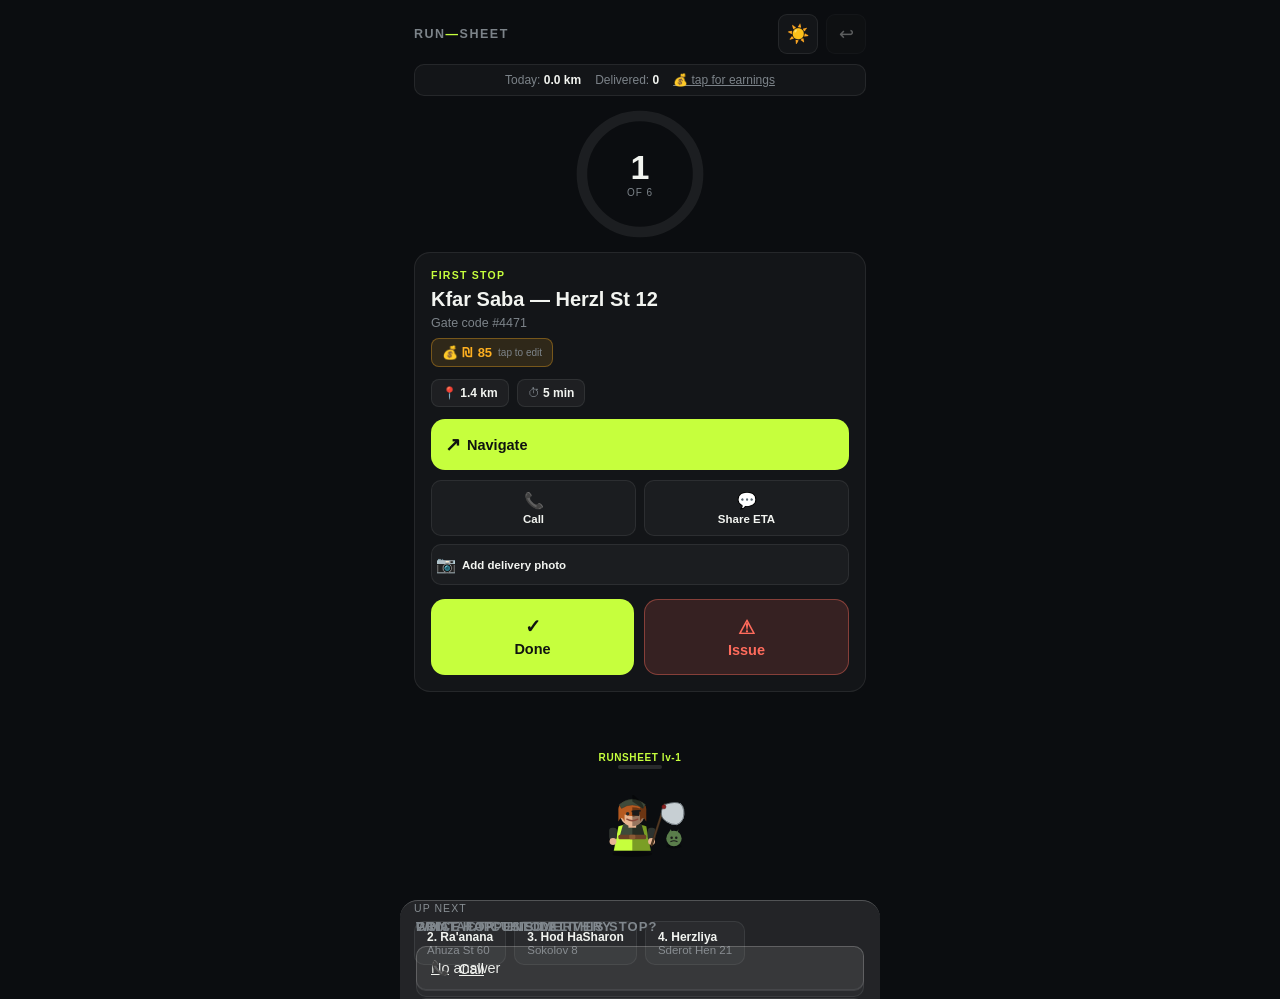
<file: runsheet-hud-demo-v4.html>
<!DOCTYPE html>
<html lang="en">
<head>
<meta charset="UTF-8">
<meta name="viewport" content="width=device-width, initial-scale=1, viewport-fit=cover">
<meta name="theme-color" content="#0B0D10">
<title>Runsheet HUD — v3 Demo</title>
<style>
:root{
  --bg:#0B0D10; --panel:rgba(255,255,255,0.035); --panel-line:rgba(255,255,255,0.08);
  --hi:#C6FF3D; --hi-dim:rgba(198,255,61,0.15); --teal:#3DE0C8; --coral:#FF6B5C;
  --amber:#FFB020; --text:#F2F4F0; --text-dim:#7C8389;
}
body.sun{
  --bg:#F4F1E8; --panel:#FFFFFF; --panel-line:#D8D3C4;
  --text:#15170F; --text-dim:#54594A; --hi:#5C8A00; --teal:#0E7D68; --coral:#C23B2E; --amber:#B5730A;
}
*{box-sizing:border-box; -webkit-tap-highlight-color:transparent;}
body{margin:0; background:var(--bg); color:var(--text); font-family:-apple-system,BlinkMacSystemFont,'Segoe UI',Roboto,sans-serif; transition:background .25s,color .25s;}
#app{max-width:480px; margin:0 auto; padding:14px 14px 30px; min-height:100dvh;}

.topbar{display:flex; justify-content:space-between; align-items:center; margin-bottom:10px;}
.wordmark{font-size:12.5px; font-weight:700; letter-spacing:.12em; color:var(--text-dim);}
.wordmark b{color:var(--hi);}
.top-icons{display:flex; gap:8px;}
.icon-btn{
  width:40px; height:40px; border-radius:9px; border:1px solid var(--panel-line); background:var(--panel);
  display:flex; align-items:center; justify-content:center; font-size:18px; cursor:pointer; color:var(--text);
}
.icon-btn.active{background:var(--hi-dim); border-color:var(--hi); color:var(--hi);}

.stat-strip{
  display:flex; justify-content:center; gap:14px; font-size:12px; color:var(--text-dim);
  background:var(--panel); border:1px solid var(--panel-line); border-radius:10px; padding:8px; margin-bottom:12px;
  font-variant-numeric:tabular-nums;
}
.stat-strip b{color:var(--text); font-weight:700;}

.ring-wrap{position:relative; width:132px; height:132px; margin:2px auto 12px;}
.ring-wrap svg{width:100%; height:100%; transform:rotate(-90deg);}
.ring-track{fill:none; stroke:rgba(128,128,128,0.15); stroke-width:8;}
.ring-fill{fill:none; stroke:var(--hi); stroke-width:8; stroke-linecap:round; filter:drop-shadow(0 0 6px rgba(198,255,61,0.5)); transition:stroke-dashoffset .5s ease;}
.ring-center{position:absolute; inset:0; display:flex; flex-direction:column; align-items:center; justify-content:center;}
.ring-num{font-size:34px; font-weight:700; line-height:1;}
.ring-sub{font-size:10px; color:var(--text-dim); letter-spacing:.1em; margin-top:3px; text-transform:uppercase;}

.stop-card{
  background:var(--panel); border:1px solid var(--panel-line); border-radius:16px;
  padding:16px; position:relative; touch-action:pan-y;
}
.swipe-hint{position:absolute; inset:0; border-radius:16px; opacity:0; pointer-events:none; transition:opacity .1s;}
.swipe-hint.right{background:linear-gradient(90deg, rgba(198,255,61,0.18), transparent 60%);}
.swipe-hint.left{background:linear-gradient(270deg, rgba(255,107,92,0.18), transparent 60%);}

.stop-eyebrow{font-size:10.5px; color:var(--hi); letter-spacing:.12em; text-transform:uppercase; font-weight:700; margin-bottom:6px;}
.stop-name{font-size:20px; font-weight:700; line-height:1.25;}
.stop-notes{font-size:12.5px; color:var(--text-dim); margin-top:4px;}
.cod-badge{
  display:inline-flex; align-items:center; gap:5px; background:rgba(255,176,32,0.15); color:var(--amber);
  border:1px solid rgba(255,176,32,0.35); border-radius:7px; padding:3px 8px; font-size:11.5px; font-weight:700;
  margin-top:8px;
}
.price-chip{
  display:inline-flex; align-items:center; gap:6px; background:rgba(255,176,32,0.12); color:var(--amber);
  border:1px solid rgba(255,176,32,0.35); border-radius:8px; padding:6px 10px; font-size:13px; font-weight:700;
  margin-top:8px; cursor:pointer;
}
.price-chip .edit-hint{font-size:10px; font-weight:500; color:var(--text-dim);}
.price-input{
  width:100%; background:rgba(128,128,128,0.08); border:1px solid var(--panel-line); color:var(--text);
  border-radius:10px; padding:13px 14px; font-size:20px; font-weight:700; margin-bottom:12px; text-align:center;
}
.sheet-save{
  width:100%; background:var(--hi); color:#101410; border:none; border-radius:10px; padding:13px; font-size:15px;
  font-weight:700; margin-bottom:8px; cursor:pointer;
}
.chips{display:flex; gap:8px; margin-top:12px;}
.chip{background:rgba(128,128,128,0.1); border:1px solid var(--panel-line); border-radius:8px; padding:6px 10px; font-size:12px; color:var(--text-dim);}
.chip b{color:var(--text); font-weight:600;}

.mini-actions{display:flex; gap:8px; margin-top:14px;}
.mini-btn{
  flex:1; background:var(--panel); border:1px solid var(--panel-line); color:var(--text);
  border-radius:10px; padding:10px 4px; font-size:11.5px; font-weight:600; text-align:center;
  display:flex; flex-direction:column; align-items:center; gap:3px; cursor:pointer; text-decoration:none;
}
.mini-btn .ic{font-size:16px;}
.mini-btn.disabled{opacity:0.35; pointer-events:none;}
.photo-btn.attached{background:var(--hi-dim); border-color:var(--hi); color:var(--hi);}

.actions{display:flex; gap:10px; margin-top:14px;}
.btn{flex:1; border:none; border-radius:14px; padding:16px 8px; font-size:14.5px; font-weight:700; display:flex; flex-direction:column; align-items:center; gap:3px; cursor:pointer;}
.btn .icon{font-size:19px;}
.btn-nav{background:var(--hi); color:#101410;}
.btn-fail{background:rgba(255,107,92,0.15); color:var(--coral); border:1px solid rgba(255,107,92,0.4);}

.undo-strip{display:flex; justify-content:center; margin-top:8px;}
.undo-btn{
  font-size:15px; font-weight:600; color:var(--text-dim); background:none; border:none; text-decoration:underline;
  padding:10px 16px; cursor:pointer; opacity:0; transition:opacity .2s; pointer-events:none;
}
.undo-btn.show{opacity:1; pointer-events:auto;}

/* reason sheet */
.sheet-overlay{
  position:fixed; inset:0; background:rgba(0,0,0,0.5); opacity:0; pointer-events:none; transition:opacity .2s; z-index:20;
}
.sheet-overlay.show{opacity:1; pointer-events:auto;}
.sheet{
  position:fixed; left:0; right:0; bottom:0; background:var(--panel); border-top:1px solid var(--panel-line);
  border-radius:18px 18px 0 0; padding:18px 16px 26px; transform:translateY(100%); transition:transform .25s ease; z-index:21;
  max-width:480px; margin:0 auto;
}
.sheet.show{transform:translateY(0);}
.sheet h3{font-size:13px; text-transform:uppercase; letter-spacing:.08em; color:var(--text-dim); margin:0 0 12px;}
.reason-opt{
  width:100%; text-align:left; background:rgba(128,128,128,0.08); border:1px solid var(--panel-line); color:var(--text);
  border-radius:10px; padding:13px 14px; margin-bottom:8px; font-size:14.5px; font-weight:500; cursor:pointer;
}
.sheet-cancel{width:100%; text-align:center; background:none; border:none; color:var(--text-dim); padding:10px; font-size:13.5px; cursor:pointer;}

.mascot-wrap{display:flex; flex-direction:column; align-items:center; gap:4px; padding:14px 4px 4px; min-height:150px;}
.mascot-msg{font-size:14px; font-weight:700; opacity:0; transition:opacity .25s ease; min-height:18px; text-align:center;}
.mascot-msg.show{opacity:1;}
.mascot-msg.happy-text{color:var(--hi);} .mascot-msg.sad-text{color:var(--coral);}
.mascot-char{position:relative; overflow:visible;}
.nameplate{text-align:center; font-size:10px; font-weight:700; color:var(--hi); letter-spacing:.06em;}
.nameplate .hp-bar{width:44px; height:4px; background:rgba(128,128,128,0.25); border-radius:2px; margin:2px auto 0; overflow:hidden;}
.nameplate .hp-fill{height:100%; background:var(--hi); transition:width .4s;}
.spark{position:absolute; pointer-events:none; font-size:13px; opacity:0; animation:sparkUp .7s ease-out forwards;}
@keyframes sparkUp{0%{opacity:1; transform:translate(0,0) scale(.6);}100%{opacity:0; transform:translate(var(--dx),-34px) scale(1.1);}}
.mascot-body{transform-origin:60px 70px;}
.mascot-body.idle{animation:idleBob 2.6s ease-in-out infinite;}
.mascot-body.happy{animation:happyHop .5s ease-out 2;}
.mascot-body.sad{animation:sadShake .6s ease-out;}
@keyframes idleBob{0%,100%{transform:translateY(0);}50%{transform:translateY(-3px);}}
@keyframes happyHop{0%{transform:translateY(0) rotate(0);}35%{transform:translateY(-14px) rotate(-4deg);}60%{transform:translateY(0) rotate(3deg);}100%{transform:translateY(0) rotate(0);}}
@keyframes sadShake{0%,100%{transform:translateX(0) translateY(0);}20%{transform:translateX(-3px) translateY(3px);}40%{transform:translateX(3px) translateY(4px);}60%{transform:translateX(-2px) translateY(4px);}80%{transform:translateX(2px) translateY(2px);}}
.scythe{transform-origin:85px 65px;} .scythe.swing{animation:scytheSwing .45s ease-out;}
@keyframes scytheSwing{0%{transform:rotate(0);}40%{transform:rotate(-75deg);}70%{transform:rotate(12deg);}100%{transform:rotate(0);}}
.enemy{transform-origin:114px 56px;} .enemy.hit{animation:enemyHit .4s ease-out;}
.enemy.dead{transition:transform .6s ease, opacity .6s ease; transform:rotate(85deg) translate(-3px,10px); opacity:0.45; animation:none;}
@keyframes enemyHit{0%{transform:translate(0,0) rotate(0);}30%{transform:translate(5px,-2px) rotate(8deg);}60%{transform:translate(-3px,1px) rotate(-5deg);}100%{transform:translate(0,0) rotate(0);}}
.dmg-num{position:absolute; font-weight:800; font-size:16px; color:#FF3B3B; text-shadow:0 1px 3px rgba(0,0,0,.85); pointer-events:none; opacity:0; animation:dmgFloat .8s ease-out forwards;}
@keyframes dmgFloat{0%{opacity:1; transform:translateY(0) scale(.7);}20%{transform:translateY(-6px) scale(1.2);}100%{opacity:0; transform:translateY(-32px) scale(1);}}

.upnext{margin-top:14px;}
.upnext-head{font-size:10.5px; color:var(--text-dim); text-transform:uppercase; letter-spacing:.1em; margin-bottom:7px;}
.upnext-list{display:flex; gap:8px; overflow-x:auto; padding-bottom:4px;}
.upnext-item{flex-shrink:0; background:var(--panel); border:1px solid var(--panel-line); border-radius:10px; padding:8px 12px; font-size:11.5px; color:var(--text-dim); white-space:nowrap; position:relative;}
.upnext-item b{color:var(--text); font-weight:600; display:block; font-size:12px;}

.attention{margin-top:12px;}
.attention-head{font-size:10.5px; color:var(--coral); text-transform:uppercase; letter-spacing:.1em; margin-bottom:7px;}
.attention-item{
  display:flex; justify-content:space-between; align-items:center; background:rgba(255,107,92,0.08);
  border:1px solid rgba(255,107,92,0.3); border-radius:9px; padding:9px 11px; margin-bottom:6px; font-size:12.5px;
}
.attention-item .r{color:var(--coral); font-size:11px;}
.attention-item{cursor:pointer;}
.contact-opt{
  display:flex; align-items:center; gap:10px; width:100%; text-align:left;
  background:rgba(128,128,128,0.08); border:1px solid var(--panel-line); color:var(--text);
  border-radius:10px; padding:13px 14px; margin-bottom:8px; font-size:14.5px; font-weight:500; cursor:pointer;
}
.contact-opt.disabled{opacity:0.35; pointer-events:none;}

.done-screen{display:none; flex-direction:column; align-items:center; text-align:center; padding:30px 0;}
.done-screen .big{font-size:20px; font-weight:700;}
.done-screen .sub{color:var(--text-dim); font-size:13px; margin-top:6px;}
</style>
</head>
<body>
<div id="app">
  <div class="topbar">
    <div class="wordmark">RUN<b>—</b>SHEET</div>
    <div class="top-icons">
      <button class="icon-btn" id="sunToggle" title="Sunlight mode">☀️</button>
      <button class="icon-btn" id="undoIconBtn" title="Undo" style="opacity:0.35;" disabled>↩︎</button>
    </div>
  </div>

  <div class="stat-strip">
    <span>Today: <b id="statKm">0.0 km</b></span>
    <span>Delivered: <b id="statDone">0</b></span>
    <span class="earnings-toggle" id="earningsToggle" style="cursor:pointer; text-decoration:underline;">💰 tap for earnings</span>
  </div>

  <div class="ring-wrap">
    <svg viewBox="0 0 100 100"><circle class="ring-track" cx="50" cy="50" r="44"></circle><circle class="ring-fill" id="ringFill" cx="50" cy="50" r="44" stroke-dasharray="276.5" stroke-dashoffset="276.5"></circle></svg>
    <div class="ring-center"><div class="ring-num" id="ringNum">1</div><div class="ring-sub" id="ringSub">of 6</div></div>
  </div>

  <div class="stop-card" id="stopCard">
    <div class="swipe-hint right" id="swipeRight"></div>
    <div class="swipe-hint left" id="swipeLeft"></div>
    <div class="stop-eyebrow" id="stopEyebrow">NEXT STOP</div>
    <div class="stop-name" id="stopName">—</div>
    <div class="stop-notes" id="stopNotes"></div>
    <div id="codBadgeWrap"></div>
    <button class="price-chip" id="priceChip">💰 ₪<span id="priceVal">85</span> <span class="edit-hint">tap to edit</span></button>
    <div class="chips"><div class="chip">📍 <b id="chipDist">—</b></div><div class="chip">⏱ <b id="chipEta">—</b></div></div>

    <button class="btn btn-nav" id="navBtn" style="width:100%; margin-top:12px; flex-direction:row; gap:6px; padding:14px;"><span class="icon">↗</span>Navigate</button>

    <div class="mini-actions" id="miniActions" style="margin-top:10px;"></div>

    <button class="mini-btn photo-btn" id="photoBtn" style="width:100%; margin-top:8px; flex-direction:row; gap:6px;">
      <span class="ic">📷</span><span id="photoLabel">Add delivery photo</span>
    </button>
    <input type="file" accept="image/*" capture="environment" id="photoInput" style="display:none;">

    <div class="actions">
      <button class="btn btn-nav" id="doneBtn"><span class="icon">✓</span>Done</button>
      <button class="btn btn-fail" id="failBtn"><span class="icon">⚠</span>Issue</button>
    </div>
  </div>

  <div class="undo-strip"><button class="undo-btn" id="undoBtn">↩ Undo last action</button></div>

  <div class="mascot-wrap" id="mascotWrap">
    <div class="nameplate">RUNSHEET <span id="mascotLevel">lv-1</span><div class="hp-bar"><div class="hp-fill" id="mascotHpFill" style="width:0%;"></div></div></div>
    <div class="mascot-msg" id="mascotMsg"></div>
    <div class="mascot-char" id="mascotCharWrap">
      <svg class="mascot-svg" viewBox="0 0 140 90" width="108" height="70">
        <g class="mascot-body idle" id="mascotBody">
          <ellipse cx="60" cy="76" rx="26" ry="4" fill="rgba(0,0,0,0.35)"></ellipse>
          <path d="M42 40 L36 72 L84 72 L78 40 Q60 34 42 40 Z" fill="var(--hi)" stroke="rgba(0,0,0,0.15)"></path>
          <path d="M60 34 L78 40 L84 72 L60 72 Z" fill="#000" opacity="0.38"></path>
          <path d="M48 38 L44 52 L76 52 L72 38 Q60 33 48 38 Z" fill="#3E4A3A"></path>
          <path d="M60 33 L72 38 L76 52 L60 52 Z" fill="#000" opacity="0.4"></path>
          <rect x="42" y="51" width="36" height="6" rx="2" fill="#6B4226"></rect>
          <rect x="56" y="51" width="8" height="6" rx="1.5" fill="#8a5a34"></rect>
          <rect x="30" y="42" width="10" height="16" rx="4" fill="#2E332F"></rect>
          <rect x="80" y="42" width="10" height="16" rx="4" fill="#2E332F"></rect>
          <circle cx="35" cy="60" r="4.5" fill="#E8B692"></circle>
          <circle cx="85" cy="60" r="4.5" fill="#E8B692"></circle>
          <rect x="55" y="33" width="10" height="9" fill="#E8B692"></rect>
          <circle cx="60" cy="24" r="16" fill="#E8B692"></circle>
          <path d="M60 8 A16 16 0 0 1 60 40 Z" fill="#000" opacity="0.35"></path>
          <path d="M42 22 Q40 7 60 6.5 Q80 7 78 22 L78 34 Q74 25 70 34 L70 25 Q60 29 50 25 L50 34 Q46 25 42 34 Z" fill="#B5591F"></path>
          <path d="M60 6.5 Q80 7 78 22 L78 34 Q74 25 70 34 L70 25 Q60 29 60 27 Z" fill="#000" opacity="0.4"></path>
          <path d="M48 13 Q60 9 72 13 L70 17 Q60 14 50 17 Z" fill="#B5591F"></path>
          <path d="M43 12 Q60 -2 77 12 L74 17 Q60 8 46 17 Z" fill="#3E4A3A" stroke="#2A332C" stroke-width="0.5"></path>
          <path d="M60 -2 Q77 12 74 17 L60 8 Z" fill="#000" opacity="0.42"></path>
          <path d="M60 20 L69 19 L69 27 L60 26 Z" fill="#1A1A1A"></path>
          <rect x="59" y="20" width="12" height="2" fill="#1A1A1A" transform="rotate(-4 59 20)"></rect>
          <circle cx="54" cy="24" r="2.2" fill="#2A2A2A"></circle>
          <path id="mascotMouth" d="M53 31 Q60 35 67 31" stroke="#8a4a3a" stroke-width="2" fill="none" stroke-linecap="round"></path>
        </g>
        <g class="scythe" id="scytheGroup">
          <line x1="85" y1="65" x2="102" y2="12" stroke="#3E2A1A" stroke-width="3" stroke-linecap="round"></line>
          <line x1="85" y1="65" x2="102" y2="12" stroke="#5A3E26" stroke-width="1.2" stroke-linecap="round"></line>
          <path d="M102 12 Q132 2 126 30 Q120 44 104 34 Q96 29 98 20 Q99 15 102 12 Z" fill="#C7CFD3" stroke="#5C6469" stroke-width="1.2"></path>
          <path d="M104 34 Q120 44 126 30 Q129 20 122 10" fill="none" stroke="#8A9299" stroke-width="1"></path>
          <circle cx="101" cy="15" r="2.6" fill="#8a1f1f" stroke="#5c1313" stroke-width="0.8"></circle>
        </g>
        <g class="enemy" id="enemyGroup">
          <ellipse cx="114" cy="66" rx="10" ry="3" fill="rgba(0,0,0,0.3)"></ellipse>
          <circle cx="114" cy="56" r="10" fill="#5A7D4B"></circle>
          <path d="M107 49 L110 44 L112 50 Z" fill="#5A7D4B"></path>
          <path d="M116 50 L120 44 L118 51 Z" fill="#5A7D4B"></path>
          <circle cx="111" cy="55" r="1.6" fill="#1A1A1A" id="enemyEye1"></circle>
          <circle cx="117" cy="55" r="1.6" fill="#1A1A1A" id="enemyEye2"></circle>
          <path d="M110 60 Q114 58 118 60" stroke="#1A1A1A" stroke-width="1.4" fill="none" stroke-linecap="round" id="enemyMouth"></path>
          <g id="enemyXEyes" style="opacity:0;">
            <line x1="108.5" y1="53" x2="112.5" y2="57" stroke="#1A1A1A" stroke-width="1.3"></line>
            <line x1="112.5" y1="53" x2="108.5" y2="57" stroke="#1A1A1A" stroke-width="1.3"></line>
            <line x1="114.5" y1="53" x2="118.5" y2="57" stroke="#1A1A1A" stroke-width="1.3"></line>
            <line x1="118.5" y1="53" x2="114.5" y2="57" stroke="#1A1A1A" stroke-width="1.3"></line>
          </g>
        </g>
      </svg>
    </div>
  </div>

  <div class="done-screen" id="doneScreen"><div class="big">🏁 Route complete</div><div class="sub" id="doneSub"></div></div>

  <div class="upnext" id="upnextWrap"><div class="upnext-head">Up next</div><div class="upnext-list" id="upnextList"></div></div>
  <div class="attention" id="attentionWrap" style="display:none;"><div class="attention-head">⚠ Needs attention</div><div id="attentionList"></div></div>
</div>

<div class="sheet" id="priceSheet">
  <h3>Price for this delivery</h3>
  <input type="number" class="price-input" id="priceInputField" inputmode="decimal">
  <button class="sheet-save" id="priceSave">Save — applies to future stops too</button>
  <button class="sheet-cancel" id="priceCancel">Cancel</button>
</div>

<div class="sheet-overlay" id="sheetOverlay"></div>
<div class="sheet" id="reasonSheet">
  <h3>What happened at this stop?</h3>
  <button class="reason-opt" data-reason="No answer">No answer</button>
  <button class="reason-opt" data-reason="Wrong address">Wrong address</button>
  <button class="reason-opt" data-reason="Refused">Refused</button>
  <button class="reason-opt" data-reason="Gate locked">Gate locked</button>
  <button class="sheet-cancel" id="sheetCancel">Cancel</button>
</div>

<div class="sheet" id="contactSheet">
  <h3 id="contactSheetTitle">Contact customer</h3>
  <a class="contact-opt" id="contactCall" href="tel:"><span>📞</span> Call</a>
  <button class="contact-opt" id="contactWhatsapp"><span>💬</span> Message on WhatsApp</button>
  <button class="sheet-cancel" id="contactCancel">Cancel</button>
</div>

<script>
const stops = [
  {name:"Kfar Saba — Herzl St 12", notes:"Gate code #4471", lat:32.1858,lng:34.9077, dist:1.4, eta:"5 min", phone:"0501234567", cod:null},
  {name:"Ra'anana — Ahuza St 60", notes:"Ring bell twice", lat:32.1847,lng:34.8709, dist:3.1, eta:"9 min", phone:"0527654321", cod:85},
  {name:"Hod HaSharon — Sokolov 8", notes:"", lat:32.1554,lng:34.8892, dist:2.6, eta:"7 min", phone:null, cod:null},
  {name:"Herzliya — Sderot Hen 21", notes:"Leave at door", lat:32.1663,lng:34.8436, dist:4.8, eta:"13 min", phone:"0541122334", cod:null},
  {name:"Tel Mond — Ha'atzmaut 3", notes:"", lat:32.2503,lng:34.9709, dist:6.2, eta:"16 min", phone:null, cod:120},
  {name:"Kfar Saba — Weizmann 44", notes:"Call on arrival", lat:32.1789,lng:34.9155, dist:1.9, eta:"6 min", phone:"0509988776", cod:null},
];

let i = 0, kmTotal = 0, monthlyBase = 4230, doneCount = 0, photoAttached = false;
let currentPrice = 85;
let runEarnings = 0;
let lastAction = null; // {type:'done'|'fail', index, reason, prevStats}
const attentionLog = [];
const R = 44, CIRC = 2*Math.PI*R;
document.getElementById('ringFill').setAttribute('stroke-dasharray', CIRC.toFixed(1));

const happyLines = ["Nice one! 🎉","Boom, delivered.","One down, rolling on."];
const sadLines = ["Logged — moving on.","Tough one, next!","Noted, keep rolling."];

function vibrate(pattern){ if(navigator.vibrate) navigator.vibrate(pattern); }

function render(){
  if(i >= stops.length){
    document.getElementById('stopCard').style.display='none';
    document.querySelector('.actions').style.display='none';
    document.getElementById('doneScreen').style.display='flex';
    document.getElementById('upnextWrap').style.display='none';
    document.getElementById('doneSub').textContent = doneCount+' delivered · '+kmTotal.toFixed(1)+' km · ₪'+runEarnings+' earned';
    document.getElementById('ringFill').setAttribute('stroke-dashoffset', 0);
    document.getElementById('mascotHpFill').style.width='100%';
    refreshEarningsDisplay();
    renderAttention();
    return;
  }
  const s = stops[i];
  document.getElementById('ringNum').textContent = i+1;
  document.getElementById('ringSub').textContent = 'of '+stops.length;
  document.getElementById('ringFill').setAttribute('stroke-dashoffset', (CIRC*(1-i/stops.length)).toFixed(1));
  document.getElementById('mascotLevel').textContent = 'lv-'+(i+1);
  document.getElementById('mascotHpFill').style.width = Math.round((i/stops.length)*100)+'%';

  document.getElementById('stopEyebrow').textContent = i===0?'FIRST STOP':'NEXT STOP';
  document.getElementById('stopName').textContent = s.name;
  document.getElementById('stopNotes').textContent = s.notes;
  document.getElementById('chipDist').textContent = s.dist+' km';
  document.getElementById('chipEta').textContent = s.eta;
  document.getElementById('navBtn').onclick = () => {
    window.open(`https://www.google.com/maps/dir/?api=1&destination=${s.lat},${s.lng}&travelmode=bicycling`, '_blank');
  };

  document.getElementById('codBadgeWrap').innerHTML = '';
  document.getElementById('priceVal').textContent = currentPrice;

  const mini = [];
  mini.push(s.phone
    ? `<a class="mini-btn" href="tel:${s.phone}"><span class="ic">📞</span>Call</a>`
    : `<div class="mini-btn disabled"><span class="ic">📞</span>No number</div>`);
  mini.push(`<button class="mini-btn" id="etaBtn"><span class="ic">💬</span>Share ETA</button>`);
  document.getElementById('miniActions').innerHTML = mini.join('');
  const etaBtn = document.getElementById('etaBtn');
  if(etaBtn) etaBtn.onclick = () => {
    const msg = encodeURIComponent(`On my way, ETA ~${s.eta} 🛵`);
    const url = s.phone ? `https://wa.me/${s.phone.replace(/^0/,'972')}?text=${msg}` : `https://wa.me/?text=${msg}`;
    window.open(url, '_blank');
  };

  photoAttached = false;
  document.getElementById('photoLabel').textContent = 'Add delivery photo';
  document.getElementById('photoBtn').classList.remove('attached');

  document.getElementById('doneBtn').onclick = () => { vibrate(15); handleDone(); };
  document.getElementById('failBtn').onclick = () => { vibrate(15); openSheet(); };

  renderUpnext();
  renderAttention();
}

function renderUpnext(){
  const upnext = stops.slice(i+1, i+4);
  document.getElementById('upnextList').innerHTML = upnext.map((u,idx)=>
    `<div class="upnext-item"><b>${i+2+idx}. ${u.name.split(' — ')[0]}</b>${u.name.split(' — ')[1]||''}</div>`
  ).join('') || '<div class="upnext-item">Last stop</div>';
}

function renderAttention(){
  const wrap = document.getElementById('attentionWrap');
  if(attentionLog.length === 0){ wrap.style.display='none'; return; }
  wrap.style.display='block';
  document.getElementById('attentionList').innerHTML = attentionLog.map((a,idx) =>
    `<div class="attention-item" data-idx="${idx}"><span>${a.name.split(' — ')[0]}</span><span class="r">${a.reason}</span></div>`
  ).join('');
  document.querySelectorAll('.attention-item').forEach(el => {
    el.onclick = () => openContactSheet(attentionLog[el.getAttribute('data-idx')]);
  });
}

let activeContact = null;
function openContactSheet(entry){
  activeContact = entry;
  document.getElementById('contactSheetTitle').textContent = entry.name.split(' — ')[0];
  const callBtn = document.getElementById('contactCall');
  if(entry.phone){
    callBtn.classList.remove('disabled');
    callBtn.setAttribute('href', 'tel:'+entry.phone);
    callBtn.innerHTML = '<span>📞</span> Call';
  } else {
    callBtn.classList.add('disabled');
    callBtn.setAttribute('href', 'tel:');
    callBtn.innerHTML = '<span>📞</span> No number on file';
  }
  document.getElementById('sheetOverlay').classList.add('show');
  document.getElementById('contactSheet').classList.add('show');
}
function closeContactSheet(){
  document.getElementById('sheetOverlay').classList.remove('show');
  document.getElementById('contactSheet').classList.remove('show');
}
document.getElementById('contactCancel').onclick = closeContactSheet;
document.getElementById('contactCall').addEventListener('click', closeContactSheet);
document.getElementById('contactWhatsapp').onclick = () => {
  if(!activeContact) return;
  const msg = encodeURIComponent(`Hi, this is your courier — following up on your delivery (${activeContact.reason.toLowerCase()}).`);
  const phonePart = activeContact.phone ? activeContact.phone.replace(/^0/,'972') : '';
  window.open(`https://wa.me/${phonePart}?text=${msg}`, '_blank');
  closeContactSheet();
};
document.getElementById('sheetOverlay').addEventListener('click', () => { closeSheet(); closeContactSheet(); });

function handleDone(){
  const isLast = (i === stops.length - 1);
  lastAction = {type:'done', index:i, prevKm:kmTotal, prevDone:doneCount, prevRunEarnings:runEarnings};
  kmTotal += stops[i].dist; doneCount++; runEarnings += currentPrice;
  updateStats();
  mascotReact('happy', isLast);
  showUndo();
  setTimeout(()=>{ i++; render(); }, 500);
}

function openSheet(){
  document.getElementById('sheetOverlay').classList.add('show');
  document.getElementById('reasonSheet').classList.add('show');
}
function closeSheet(){
  document.getElementById('sheetOverlay').classList.remove('show');
  document.getElementById('reasonSheet').classList.remove('show');
}
document.getElementById('sheetCancel').onclick = closeSheet;
document.getElementById('sheetOverlay').onclick = closeSheet;
document.querySelectorAll('.reason-opt').forEach(btn => {
  btn.onclick = () => {
    const reason = btn.getAttribute('data-reason');
    lastAction = {type:'fail', index:i, reason, prevKm:kmTotal, prevDone:doneCount, prevRunEarnings:runEarnings};
    attentionLog.push({name:stops[i].name, reason, phone: stops[i].phone});
    closeSheet();
    vibrate([10,40,10]);
    mascotReact('sad');
    showUndo();
    setTimeout(()=>{ i++; render(); }, 500);
  };
});

function showUndo(){
  document.getElementById('undoBtn').classList.add('show');
  document.getElementById('undoIconBtn').style.opacity = '1';
  document.getElementById('undoIconBtn').disabled = false;
}
function doUndo(){
  if(!lastAction) return;
  vibrate(10);
  if(lastAction.type === 'fail'){ attentionLog.pop(); }
  kmTotal = lastAction.prevKm; doneCount = lastAction.prevDone; runEarnings = lastAction.prevRunEarnings;
  i = lastAction.index;
  updateStats();
  document.getElementById('undoBtn').classList.remove('show');
  document.getElementById('undoIconBtn').style.opacity = '0.35';
  document.getElementById('undoIconBtn').disabled = true;
  document.getElementById('stopCard').style.display='block';
  document.querySelector('.actions').style.display='flex';
  document.getElementById('doneScreen').style.display='none';
  document.getElementById('upnextWrap').style.display='block';
  lastAction = null;
  render();
}
document.getElementById('undoBtn').onclick = doUndo;
document.getElementById('undoIconBtn').onclick = doUndo;

function updateStats(){
  document.getElementById('statKm').textContent = kmTotal.toFixed(1)+' km';
  document.getElementById('statDone').textContent = doneCount;
  refreshEarningsDisplay();
}

let earningsTimer = null, earningsVisible = false;
function refreshEarningsDisplay(){
  if(!earningsVisible) return;
  document.getElementById('earningsToggle').innerHTML = `This run: <b>₪${runEarnings}</b> · This month: <b>₪${monthlyBase + runEarnings}</b>`;
}
document.getElementById('earningsToggle').onclick = () => {
  const el = document.getElementById('earningsToggle');
  earningsVisible = true;
  refreshEarningsDisplay();
  el.style.textDecoration = 'none';
  clearTimeout(earningsTimer);
  earningsTimer = setTimeout(() => {
    earningsVisible = false;
    el.textContent = '💰 tap for earnings';
    el.style.textDecoration = 'underline';
  }, 30000);
};

document.getElementById('priceChip').onclick = () => {
  document.getElementById('priceInputField').value = currentPrice;
  document.getElementById('sheetOverlay').classList.add('show');
  document.getElementById('priceSheet').classList.add('show');
};
document.getElementById('priceCancel').onclick = () => {
  document.getElementById('sheetOverlay').classList.remove('show');
  document.getElementById('priceSheet').classList.remove('show');
};
document.getElementById('priceSave').onclick = () => {
  const v = parseFloat(document.getElementById('priceInputField').value);
  if(!isNaN(v) && v >= 0){ currentPrice = v; document.getElementById('priceVal').textContent = currentPrice; }
  document.getElementById('sheetOverlay').classList.remove('show');
  document.getElementById('priceSheet').classList.remove('show');
};

document.getElementById('photoBtn').onclick = () => document.getElementById('photoInput').click();
document.getElementById('photoInput').onchange = (e) => {
  if(e.target.files && e.target.files[0]){
    photoAttached = true;
    document.getElementById('photoLabel').textContent = 'Photo attached ✓';
    document.getElementById('photoBtn').classList.add('attached');
    vibrate(10);
  }
};

document.getElementById('sunToggle').onclick = () => {
  document.body.classList.toggle('sun');
  document.getElementById('sunToggle').classList.toggle('active');
};

function spark(){
  const wrap = document.getElementById('mascotCharWrap');
  for(let k=0;k<6;k++){
    const s = document.createElement('span'); s.className='spark'; s.textContent=['✨','🎉','⚡'][k%3];
    s.style.left=(36+Math.random()*36)+'px'; s.style.top=(10+Math.random()*10)+'px';
    s.style.setProperty('--dx', ((Math.random()-0.5)*50)+'px');
    wrap.appendChild(s); setTimeout(()=>s.remove(),750);
  }
}
function spawnFloatText(text, color){
  const wrap = document.getElementById('mascotCharWrap');
  const d = document.createElement('div');
  d.className='dmg-num'; d.style.color = color;
  d.textContent = text;
  d.style.left='96px'; d.style.top='18px';
  wrap.appendChild(d);
  setTimeout(()=>d.remove(), 800);
}
function killEnemy(){
  const enemy = document.getElementById('enemyGroup');
  enemy.classList.add('dead');
  document.getElementById('enemyEye1').style.opacity = 0;
  document.getElementById('enemyEye2').style.opacity = 0;
  document.getElementById('enemyMouth').style.opacity = 0;
  document.getElementById('enemyXEyes').style.opacity = 1;
}
function mascotReact(kind, isLast){
  const body=document.getElementById('mascotBody'), mouth=document.getElementById('mascotMouth'), msg=document.getElementById('mascotMsg');
  body.classList.remove('idle','happy','sad'); void body.offsetWidth;
  if(kind==='happy'){
    body.classList.add('happy'); mouth.setAttribute('d','M52 30 Q60 38 68 30');
    msg.textContent = isLast ? "Finisher! 🏁" : happyLines[Math.floor(Math.random()*happyLines.length)];
    msg.className='mascot-msg show happy-text'; spark();
    const scythe=document.getElementById('scytheGroup'), enemy=document.getElementById('enemyGroup');
    scythe.classList.remove('swing'); void scythe.offsetWidth; scythe.classList.add('swing');
    setTimeout(()=>{
      enemy.classList.remove('hit'); void enemy.offsetWidth; enemy.classList.add('hit');
      if(isLast){
        spawnFloatText('99', '#FF3B3B');
        setTimeout(()=>killEnemy(), 320);
      } else {
        spawnFloatText('69', '#FF3B3B');
        setTimeout(()=>spawnFloatText('+70', '#3DE0C8'), 550);
      }
    },180);
  } else {
    body.classList.add('sad'); mouth.setAttribute('d','M52 34 Q60 29 68 34');
    msg.textContent = sadLines[Math.floor(Math.random()*sadLines.length)];
    msg.className='mascot-msg show sad-text';
  }
  setTimeout(()=>{
    body.classList.remove('happy','sad'); body.classList.add('idle');
    mouth.setAttribute('d','M53 31 Q60 35 67 31'); msg.classList.remove('show');
  },1400);
}

// swipe gestures
(function(){
  const card = document.getElementById('stopCard');
  let startX=0, dx=0, dragging=false;
  card.addEventListener('touchstart', e=>{ startX=e.touches[0].clientX; dragging=true; }, {passive:true});
  card.addEventListener('touchmove', e=>{
    if(!dragging) return;
    dx = e.touches[0].clientX - startX;
    card.style.transform = `translateX(${dx*0.4}px) rotate(${dx*0.01}deg)`;
    document.getElementById('swipeRight').style.opacity = dx>30 ? Math.min(1,dx/120) : 0;
    document.getElementById('swipeLeft').style.opacity = dx<-30 ? Math.min(1,-dx/120) : 0;
  }, {passive:true});
  card.addEventListener('touchend', ()=>{
    dragging=false;
    card.style.transform='';
    document.getElementById('swipeRight').style.opacity=0;
    document.getElementById('swipeLeft').style.opacity=0;
    if(dx > 90){ vibrate(15); handleDone(); }
    else if(dx < -90){ vibrate(15); openSheet(); }
    dx=0;
  });
})();

render();
</script>
</body>
</html>
</file>
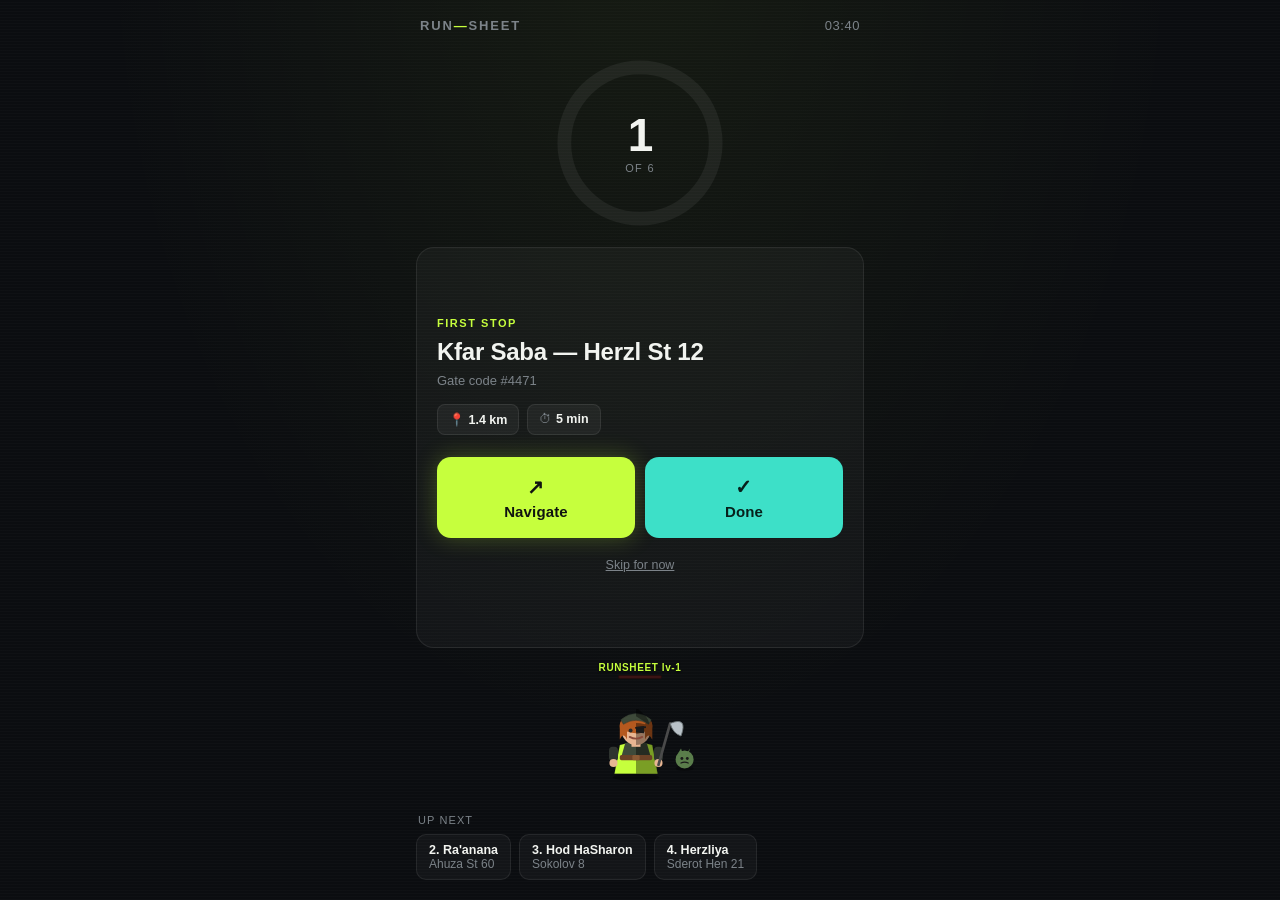
<file: runsheet-hud-preview-v2.html>
<!DOCTYPE html>
<html lang="en">
<head>
<meta charset="UTF-8">
<meta name="viewport" content="width=device-width, initial-scale=1, viewport-fit=cover">
<meta name="theme-color" content="#0B0D10">
<title>Runsheet HUD — Preview</title>
<style>
:root{
  --bg:#0B0D10;
  --panel:rgba(255,255,255,0.035);
  --panel-line:rgba(255,255,255,0.08);
  --hi:#C6FF3D;       /* hi-vis accent, matches courier gear */
  --hi-dim:rgba(198,255,61,0.15);
  --teal:#3DE0C8;
  --coral:#FF6B5C;
  --text:#F2F4F0;
  --text-dim:#7C8389;
}
*{box-sizing:border-box; -webkit-tap-highlight-color:transparent;}
html,body{height:100%;}
body{
  margin:0; background:var(--bg); color:var(--text);
  font-family:-apple-system,BlinkMacSystemFont,'Segoe UI',Roboto,sans-serif;
  background-image:
    radial-gradient(ellipse at 50% -10%, rgba(198,255,61,0.06), transparent 60%),
    repeating-linear-gradient(0deg, rgba(255,255,255,0.015) 0px, rgba(255,255,255,0.015) 1px, transparent 1px, transparent 3px);
}
#app{min-height:100dvh; display:flex; flex-direction:column; max-width:480px; margin:0 auto; padding:16px; overflow-y:auto;}

/* top bar */
.topbar{display:flex;justify-content:space-between;align-items:center;padding:2px 4px 18px;}
.wordmark{font-size:13px; font-weight:700; letter-spacing:.14em; color:var(--text-dim);}
.wordmark b{color:var(--hi);}
.clock{font-variant-numeric:tabular-nums; font-size:13px; color:var(--text-dim); letter-spacing:.04em;}

/* ring + counter */
.ring-wrap{position:relative; width:172px; height:172px; margin:6px auto 18px;}
.ring-wrap svg{width:100%;height:100%; transform:rotate(-90deg);}
.ring-track{fill:none; stroke:rgba(255,255,255,0.06); stroke-width:8;}
.ring-fill{fill:none; stroke:var(--hi); stroke-width:8; stroke-linecap:round; filter:drop-shadow(0 0 6px rgba(198,255,61,0.55)); transition:stroke-dashoffset .5s ease;}
.ring-center{position:absolute; inset:0; display:flex; flex-direction:column; align-items:center; justify-content:center;}
.ring-num{font-size:46px; font-weight:700; line-height:1; letter-spacing:-.02em; font-variant-numeric:tabular-nums;}
.ring-sub{font-size:11px; color:var(--text-dim); letter-spacing:.12em; margin-top:4px; text-transform:uppercase;}

/* stop card */
.stop-card{
  flex:1; display:flex; flex-direction:column; justify-content:center;
  background:var(--panel); border:1px solid var(--panel-line); border-radius:18px;
  padding:22px 20px; position:relative; overflow:hidden;
}
.stop-eyebrow{font-size:11px; color:var(--hi); letter-spacing:.14em; text-transform:uppercase; font-weight:700; margin-bottom:8px;}
.stop-name{font-size:24px; font-weight:700; line-height:1.25; letter-spacing:-.01em;}
.stop-notes{font-size:13px; color:var(--text-dim); margin-top:6px;}

.chips{display:flex; gap:8px; margin-top:16px;}
.chip{
  background:rgba(255,255,255,0.05); border:1px solid var(--panel-line); border-radius:8px;
  padding:7px 11px; font-size:12.5px; color:var(--text-dim); font-variant-numeric:tabular-nums;
}
.chip b{color:var(--text); font-weight:600;}

/* actions */
.actions{display:flex; gap:10px; margin-top:22px;}
.btn{
  flex:1; border:none; border-radius:14px; padding:18px 10px; font-size:15px; font-weight:700;
  display:flex; flex-direction:column; align-items:center; gap:4px; cursor:pointer;
  letter-spacing:.01em;
}
.btn .icon{font-size:20px;}
.btn-nav{background:var(--hi); color:#101410; box-shadow:0 0 22px rgba(198,255,61,0.25);}
.btn-done{background:var(--teal); color:#07211c;}
.skip-link{
  text-align:center; margin-top:14px; font-size:12.5px; color:var(--text-dim);
  text-decoration:underline; background:none; border:none; width:100%; padding:6px;
}

/* mascot */
.mascot-wrap{display:flex; flex-direction:column; align-items:center; gap:4px; padding:14px 4px 4px; min-height:150px;}
.mascot-msg{font-size:15px; font-weight:700; opacity:0; transition:opacity .25s ease; min-height:20px; text-align:center;}
.mascot-char{position:relative; overflow:visible;}
.mascot-body{transform-origin:60px 70px;}
.mascot-body.idle{animation:idleBob 2.6s ease-in-out infinite;}
.mascot-body.happy{animation:happyHop .5s ease-out 2;}
.mascot-body.sad{animation:sadShake .6s ease-out;}
@keyframes idleBob{0%,100%{transform:translateY(0);}50%{transform:translateY(-3px);}}
@keyframes happyHop{0%{transform:translateY(0) rotate(0);}35%{transform:translateY(-14px) rotate(-4deg);}60%{transform:translateY(0) rotate(3deg);}100%{transform:translateY(0) rotate(0);}}
@keyframes sadShake{0%,100%{transform:translateX(0) translateY(0);}20%{transform:translateX(-3px) translateY(3px);}40%{transform:translateX(3px) translateY(4px);}60%{transform:translateX(-2px) translateY(4px);}80%{transform:translateX(2px) translateY(2px);}}
.mascot-msg.show{opacity:1;}
.mascot-msg.happy-text{color:var(--hi);}
.mascot-msg.sad-text{color:var(--coral);}
.nameplate{
  text-align:center; font-size:10px; font-weight:700; color:var(--hi);
  letter-spacing:.06em; text-shadow:0 1px 2px rgba(0,0,0,0.8); margin-bottom:2px;
}
.nameplate .hp-bar{
  width:44px; height:4px; background:#3a1414; border-radius:2px; margin:2px auto 0;
  overflow:hidden; border:1px solid rgba(0,0,0,0.4);
}
.nameplate .hp-fill{height:100%; background:var(--hi); transition:width .4s ease;}
.spark{position:absolute; pointer-events:none; font-size:13px; opacity:0; animation:sparkUp .7s ease-out forwards;}
@keyframes sparkUp{0%{opacity:1; transform:translate(0,0) scale(0.6);}100%{opacity:0; transform:translate(var(--dx),-34px) scale(1.1);}}

.scythe{transform-origin:85px 62px;}
.scythe.swing{animation:scytheSwing .45s ease-out;}
@keyframes scytheSwing{0%{transform:rotate(0deg);}40%{transform:rotate(-75deg);}70%{transform:rotate(12deg);}100%{transform:rotate(0deg);}}

.enemy{transform-origin:114px 56px;}
.enemy.hit{animation:enemyHit .4s ease-out;}
@keyframes enemyHit{0%{transform:translate(0,0) rotate(0);}30%{transform:translate(5px,-2px) rotate(8deg);}60%{transform:translate(-3px,1px) rotate(-5deg);}100%{transform:translate(0,0) rotate(0);}}

.dmg-num{
  position:absolute; font-weight:800; font-size:16px; color:#FF3B3B;
  text-shadow:0 1px 3px rgba(0,0,0,0.85); pointer-events:none; opacity:0;
  animation:dmgFloat .8s ease-out forwards;
}
@keyframes dmgFloat{0%{opacity:1; transform:translateY(0) scale(0.7);}20%{transform:translateY(-6px) scale(1.2);}100%{opacity:0; transform:translateY(-32px) scale(1);}}

/* up next strip */
.upnext{margin-top:16px;}
.upnext-head{display:flex; justify-content:space-between; align-items:center; padding:0 2px 8px;}
.upnext-head span{font-size:11px; color:var(--text-dim); text-transform:uppercase; letter-spacing:.1em;}
.upnext-list{display:flex; gap:8px; overflow-x:auto; padding-bottom:4px;}
.upnext-item{
  flex-shrink:0; background:var(--panel); border:1px solid var(--panel-line); border-radius:10px;
  padding:8px 12px; font-size:12px; color:var(--text-dim); white-space:nowrap;
}
.upnext-item b{color:var(--text); font-weight:600; display:block; font-size:12.5px;}

.done-screen{display:none; flex:1; flex-direction:column; align-items:center; justify-content:center; text-align:center;}
.done-screen .big{font-size:22px; font-weight:700;}
.done-screen .sub{color:var(--text-dim); font-size:13px; margin-top:6px;}
</style>
</head>
<body>
<div id="app">
  <div class="topbar">
    <div class="wordmark">RUN<b>—</b>SHEET</div>
    <div class="clock" id="clock">--:--</div>
  </div>

  <div class="ring-wrap">
    <svg viewBox="0 0 100 100">
      <circle class="ring-track" cx="50" cy="50" r="44"></circle>
      <circle class="ring-fill" id="ringFill" cx="50" cy="50" r="44" stroke-dasharray="276.5" stroke-dashoffset="276.5"></circle>
    </svg>
    <div class="ring-center">
      <div class="ring-num" id="ringNum">1</div>
      <div class="ring-sub" id="ringSub">of 6</div>
    </div>
  </div>

  <div class="stop-card" id="stopCard">
    <div class="stop-eyebrow" id="stopEyebrow">NEXT STOP</div>
    <div class="stop-name" id="stopName">—</div>
    <div class="stop-notes" id="stopNotes"></div>
    <div class="chips">
      <div class="chip">📍 <b id="chipDist">—</b></div>
      <div class="chip">⏱ <b id="chipEta">—</b></div>
    </div>
    <div class="actions">
      <button class="btn btn-nav" id="navBtn"><span class="icon">↗</span>Navigate</button>
      <button class="btn btn-done" id="doneBtn"><span class="icon">✓</span>Done</button>
    </div>
    <button class="skip-link" id="skipBtn">Skip for now</button>
  </div>

  <div class="done-screen" id="doneScreen">
    <div class="big">🏁 Route complete</div>
    <div class="sub">All stops delivered. Nice work.</div>
  </div>

  <div class="mascot-wrap" id="mascotWrap" style="position:relative;">
    <div class="nameplate">RUNSHEET <span id="mascotLevel">lv-1</span>
      <div class="hp-bar"><div class="hp-fill" id="mascotHpFill" style="width:100%;"></div></div>
    </div>
    <div class="mascot-msg" id="mascotMsg"></div>
    <div class="mascot-char" id="mascotCharWrap">
      <svg class="mascot-svg" viewBox="0 0 130 90" width="117" height="81">
      <g class="mascot-body idle" id="mascotBody">
        <ellipse cx="60" cy="76" rx="26" ry="4" fill="rgba(0,0,0,0.35)"></ellipse>
        <!-- apron/dress -->
        <path d="M42 40 L36 72 L84 72 L78 40 Q60 34 42 40 Z" fill="var(--hi)" stroke="rgba(0,0,0,0.15)"></path>
        <path d="M60 34 L78 40 L84 72 L60 72 Z" fill="#000" opacity="0.38"></path>
        <!-- vest overlay -->
        <path d="M48 38 L44 52 L76 52 L72 38 Q60 33 48 38 Z" fill="#3E4A3A"></path>
        <path d="M60 33 L72 38 L76 52 L60 52 Z" fill="#000" opacity="0.4"></path>
        <!-- belt -->
        <rect x="42" y="51" width="36" height="6" rx="2" fill="#6B4226"></rect>
        <rect x="56" y="51" width="8" height="6" rx="1.5" fill="#8a5a34"></rect>
        <!-- sleeves -->
        <rect x="30" y="42" width="10" height="16" rx="4" fill="#2E332F"></rect>
        <rect x="80" y="42" width="10" height="16" rx="4" fill="#2E332F"></rect>
        <circle cx="35" cy="60" r="4.5" fill="#E8B692"></circle>
        <circle cx="85" cy="60" r="4.5" fill="#E8B692"></circle>
        <rect x="55" y="33" width="10" height="9" fill="#E8B692"></rect>
        <!-- head -->
        <circle cx="60" cy="24" r="16" fill="#E8B692"></circle>
        <path d="M60 8 A16 16 0 0 1 60 40 Z" fill="#000" opacity="0.35"></path>
        <!-- ginger hair -->
        <path d="M42 22 Q40 7 60 6.5 Q80 7 78 22 L78 34 Q74 25 70 34 L70 25 Q60 29 50 25 L50 34 Q46 25 42 34 Z" fill="#B5591F"></path>
        <path d="M60 6.5 Q80 7 78 22 L78 34 Q74 25 70 34 L70 25 Q60 29 60 27 Z" fill="#000" opacity="0.4"></path>
        <path d="M48 13 Q60 9 72 13 L70 17 Q60 14 50 17 Z" fill="#B5591F"></path>
        <!-- cap -->
        <path d="M43 12 Q60 -2 77 12 L74 17 Q60 8 46 17 Z" fill="#3E4A3A" stroke="#2A332C" stroke-width="0.5"></path>
        <path d="M60 -2 Q77 12 74 17 L60 8 Z" fill="#000" opacity="0.42"></path>
        <!-- eyepatch -->
        <path d="M60 20 L69 19 L69 27 L60 26 Z" fill="#1A1A1A"></path>
        <rect x="59" y="20" width="12" height="2" fill="#1A1A1A" transform="rotate(-4 59 20)"></rect>
        <!-- visible eye -->
        <circle cx="54" cy="24" r="2.2" fill="#2A2A2A"></circle>
        <path id="mascotMouth" d="M53 31 Q60 35 67 31" stroke="#8a4a3a" stroke-width="2" fill="none" stroke-linecap="round"></path>
      </g>
      <g class="scythe" id="scytheGroup">
        <line x1="85" y1="62" x2="98" y2="16" stroke="#4A4A4A" stroke-width="3" stroke-linecap="round"></line>
        <path d="M98 16 Q118 8 110 30 Q101 27 98 16 Z" fill="#B9C2C8" stroke="#6E7679" stroke-width="1"></path>
      </g>
      <g class="enemy" id="enemyGroup">
        <ellipse cx="114" cy="66" rx="10" ry="3" fill="rgba(0,0,0,0.3)"></ellipse>
        <circle cx="114" cy="56" r="10" fill="#5A7D4B"></circle>
        <path d="M107 49 L110 44 L112 50 Z" fill="#5A7D4B"></path>
        <path d="M116 50 L120 44 L118 51 Z" fill="#5A7D4B"></path>
        <circle cx="111" cy="55" r="1.6" fill="#1A1A1A"></circle>
        <circle cx="117" cy="55" r="1.6" fill="#1A1A1A"></circle>
        <path d="M110 60 Q114 58 118 60" stroke="#1A1A1A" stroke-width="1.4" fill="none" stroke-linecap="round"></path>
      </g>
    </svg>
    </div>
  </div>

  <div class="upnext">
    <div class="upnext-head"><span>Up next</span></div>
    <div class="upnext-list" id="upnextList"></div>
  </div>
</div>

<script>
// sample Sharon-area stops for the preview — swap for real optimized order later
const stops = [
  {name:"Kfar Saba — Herzl St 12", notes:"Gate code #4471", lat:32.1858, lng:34.9077, dist:"1.4 km", eta:"5 min"},
  {name:"Ra'anana — Ahuza St 60",  notes:"Ring bell twice",  lat:32.1847, lng:34.8709, dist:"3.1 km", eta:"9 min"},
  {name:"Hod HaSharon — Sokolov 8",notes:"",                 lat:32.1554, lng:34.8892, dist:"2.6 km", eta:"7 min"},
  {name:"Herzliya — Sderot Hen 21",notes:"Leave at door",     lat:32.1663, lng:34.8436, dist:"4.8 km", eta:"13 min"},
  {name:"Tel Mond — Ha'atzmaut 3", notes:"",                 lat:32.2503, lng:34.9709, dist:"6.2 km", eta:"16 min"},
  {name:"Kfar Saba — Weizmann 44", notes:"Call on arrival",   lat:32.1789, lng:34.9155, dist:"1.9 km", eta:"6 min"},
];

let i = 0;
const R = 44, CIRC = 2*Math.PI*R;
document.getElementById('ringFill').setAttribute('stroke-dasharray', CIRC.toFixed(1));

function render(){
  if(i >= stops.length){
    document.getElementById('stopCard').style.display='none';
    document.getElementById('doneScreen').style.display='flex';
    document.getElementById('upnextList').innerHTML='';
    document.getElementById('ringNum').textContent = stops.length;
    document.getElementById('ringSub').textContent = 'of '+stops.length;
    document.getElementById('mascotLevel').textContent = 'lv-'+stops.length;
    document.getElementById('mascotHpFill').style.width = '100%';
    const offset = 0;
    document.getElementById('ringFill').setAttribute('stroke-dashoffset', offset);
    return;
  }
  const s = stops[i];
  document.getElementById('ringNum').textContent = i+1;
  document.getElementById('ringSub').textContent = 'of '+stops.length;
  const progress = i / stops.length;
  document.getElementById('ringFill').setAttribute('stroke-dashoffset', (CIRC*(1-progress)).toFixed(1));

  document.getElementById('stopEyebrow').textContent = i===0 ? 'FIRST STOP' : 'NEXT STOP';
  document.getElementById('stopName').textContent = s.name;
  document.getElementById('stopNotes').textContent = s.notes;
  document.getElementById('chipDist').textContent = s.dist;
  document.getElementById('chipEta').textContent = s.eta;
  document.getElementById('mascotLevel').textContent = 'lv-'+(i+1);
  document.getElementById('mascotHpFill').style.width = Math.round((i/stops.length)*100)+'%';

  document.getElementById('navBtn').onclick = () => {
    window.open('https://www.google.com/maps/dir/?api=1&destination='+s.lat+','+s.lng+'&travelmode=bicycling','_blank');
  };

  const upnext = stops.slice(i+1, i+4);
  document.getElementById('upnextList').innerHTML = upnext.map((u,idx)=>
    '<div class="upnext-item"><b>'+(i+2+idx)+'. '+u.name.split(' — ')[0]+'</b>'+(u.name.split(' — ')[1]||'')+'</div>'
  ).join('') || '<div class="upnext-item">Last stop</div>';
}

const happyLines = ["Nice one! 🎉", "Boom, delivered.", "One down, rolling on."];
const sadLines = ["Rough one — next!", "No answer, moving on.", "Shake it off, next stop."];

function spark(){
  const wrap = document.getElementById('mascotCharWrap');
  for(let k=0;k<6;k++){
    const s = document.createElement('span');
    s.className='spark';
    s.textContent = ['✨','🎉','⚡'][k%3];
    s.style.left = (36 + Math.random()*36)+'px';
    s.style.top = (10 + Math.random()*10)+'px';
    s.style.setProperty('--dx', ((Math.random()-0.5)*50)+'px');
    wrap.appendChild(s);
    setTimeout(()=>s.remove(), 750);
  }
}

function spawnDamage(){
  const wrap = document.getElementById('mascotCharWrap');
  const d = document.createElement('div');
  d.className='dmg-num';
  d.textContent = '69';
  d.style.left = '96px';
  d.style.top = '18px';
  wrap.appendChild(d);
  setTimeout(()=>d.remove(), 800);
}

function mascotReact(kind){
  const body = document.getElementById('mascotBody');
  const mouth = document.getElementById('mascotMouth');
  const msg = document.getElementById('mascotMsg');
  body.classList.remove('idle','happy','sad');
  void body.offsetWidth; // restart animation
  if(kind === 'happy'){
    body.classList.add('happy');
    mouth.setAttribute('d','M52 30 Q60 38 68 30');
    msg.textContent = happyLines[Math.floor(Math.random()*happyLines.length)];
    msg.className = 'mascot-msg show happy-text';
    spark();
    const scythe = document.getElementById('scytheGroup');
    const enemy = document.getElementById('enemyGroup');
    scythe.classList.remove('swing'); void scythe.offsetWidth; scythe.classList.add('swing');
    setTimeout(()=>{
      enemy.classList.remove('hit'); void enemy.offsetWidth; enemy.classList.add('hit');
      spawnDamage();
    }, 180);
  } else {
    body.classList.add('sad');
    mouth.setAttribute('d','M52 34 Q60 29 68 34');
    msg.textContent = sadLines[Math.floor(Math.random()*sadLines.length)];
    msg.className = 'mascot-msg show sad-text';
  }
  setTimeout(()=>{
    body.classList.remove('happy','sad');
    body.classList.add('idle');
    mouth.setAttribute('d','M53 31 Q60 35 67 31');
    msg.classList.remove('show');
  }, 1400);
}

document.getElementById('doneBtn').onclick = () => {
  mascotReact('happy');
  setTimeout(()=>{ i++; render(); }, 500);
};
document.getElementById('skipBtn').onclick = () => {
  mascotReact('sad');
  setTimeout(()=>{
    if(i < stops.length-1){
      const cur = stops.splice(i,1)[0];
      stops.push(cur);
      render();
    }
  }, 500);
};

function tickClock(){
  const d = new Date();
  document.getElementById('clock').textContent =
    String(d.getHours()).padStart(2,'0')+':'+String(d.getMinutes()).padStart(2,'0');
}
tickClock();
setInterval(tickClock, 1000);

render();
</script>
</body>
</html>
</file>
<file: css/style.css>
:root{
  --bg:#0B0D10; --panel:rgba(255,255,255,0.035); --panel-line:rgba(255,255,255,0.08);
  --panel-solid:#1B1F24;
  --hi:#C6FF3D; --hi-dim:rgba(198,255,61,0.15); --teal:#3DE0C8; --coral:#FF6B5C;
  --amber:#FFB020; --text:#F2F4F0; --text-dim:#7C8389;
}
body.sun{
  --bg:#F4F1E8; --panel:#FFFFFF; --panel-line:#D8D3C4; --panel-solid:#FFFFFF;
  --text:#15170F; --text-dim:#54594A; --hi:#5C8A00; --teal:#0E7D68; --coral:#C23B2E; --amber:#B5730A;
}
*{box-sizing:border-box; -webkit-tap-highlight-color:transparent;}
html,body{height:100%;}
body{
  margin:0; background:var(--bg); color:var(--text);
  font-family:-apple-system,BlinkMacSystemFont,'Segoe UI',Roboto,sans-serif;
  -webkit-font-smoothing:antialiased;
  background-image:
    radial-gradient(ellipse at 50% -10%, rgba(198,255,61,0.06), transparent 60%),
    repeating-linear-gradient(0deg, rgba(255,255,255,0.015) 0px, rgba(255,255,255,0.015) 1px, transparent 1px, transparent 3px);
  transition:background .25s,color .25s;
}
body.sun{ background-image:none; }
#app{max-width:480px; margin:0 auto; padding:14px 14px 40px; min-height:100dvh;}
.mono{font-variant-numeric:tabular-nums; font-family:'SFMono-Regular',Menlo,Consolas,monospace;}

/* ---------- shared topbar ---------- */
.topbar{display:flex; justify-content:space-between; align-items:center; margin-bottom:12px;}
.wordmark{font-size:13px; font-weight:700; letter-spacing:.14em; color:var(--text-dim);}
.wordmark b{color:var(--hi);}
.top-icons{display:flex; gap:8px;}
.icon-btn{
  width:40px; height:40px; border-radius:9px; border:1px solid var(--panel-line); background:var(--panel);
  display:flex; align-items:center; justify-content:center; font-size:18px; cursor:pointer; color:var(--text);
}
.icon-btn.active{background:var(--hi-dim); border-color:var(--hi); color:var(--hi);}

/* ---------- setup view: cards / forms ---------- */
.card{
  background:var(--panel); border:1px solid var(--panel-line); border-radius:14px;
  padding:14px; margin-bottom:12px;
}
.card h2{
  font-size:11.5px; font-weight:700; text-transform:uppercase; letter-spacing:.08em;
  color:var(--text-dim); margin:0 0 12px; display:flex; justify-content:space-between; align-items:center;
}
.card h2 .h2-note{text-transform:none; font-weight:400; color:var(--text-dim); font-size:11px;}
label{display:block; font-size:11.5px; color:var(--text-dim); margin-bottom:4px;}
input[type=text],input[type=number],input[type=tel],input[type=password],textarea,select{
  width:100%; background:rgba(128,128,128,0.08); border:1px solid var(--panel-line);
  color:var(--text); border-radius:9px; padding:10px 11px; font-size:14px;
  font-family:inherit;
}
textarea{resize:vertical; min-height:80px; line-height:1.5;}
input:focus,select:focus,textarea:focus{outline:none; border-color:var(--hi);}
input::placeholder,textarea::placeholder{color:#6b7280;}
.row{display:flex; gap:8px;}
.row > div{flex:1;}
.field{margin-bottom:10px;}
.hint{font-size:11px; color:var(--text-dim); margin-top:5px; line-height:1.45;}
.err-text{font-size:11.5px; color:var(--coral); margin-top:5px;}
.ok-text{font-size:12px; color:var(--teal); margin-top:6px; font-weight:500;}
.warn-text{font-size:11.5px; color:var(--text-dim); margin-top:6px; line-height:1.5;}
.warn-text a{color:var(--hi);}
.checkbox-row{display:flex; align-items:center; gap:8px; margin-bottom:8px; font-size:13px;}
.checkbox-row input{width:auto;}

.btn{
  display:inline-flex; align-items:center; justify-content:center; gap:6px;
  border:none; border-radius:10px; padding:12px 16px; font-size:14px; font-weight:700;
  font-family:inherit; cursor:pointer; width:100%;
}
.btn-primary{background:var(--hi); color:#101410;}
.btn-primary:disabled{background:rgba(128,128,128,0.15); color:var(--text-dim); cursor:not-allowed;}
.btn-ghost{background:transparent; border:1px solid var(--panel-line); color:var(--text);}
.btn-teal{background:var(--teal); color:#07211c;}
.btn-sm{padding:9px 12px; font-size:12.5px; width:auto;}
.link-btn{
  font-size:12px; color:var(--text-dim); background:none; border:none;
  cursor:pointer; text-decoration:underline; padding:0; font-family:inherit;
}

.mode-toggle{display:flex; gap:8px; margin-bottom:12px;}
.mode-toggle button{
  flex:1; background:rgba(128,128,128,0.08); border:1px solid var(--panel-line); color:var(--text-dim);
  border-radius:9px; padding:8px; font-size:12.5px; font-weight:600; cursor:pointer;
}
.mode-toggle button.active{background:var(--hi-dim); border-color:var(--hi); color:var(--hi);}

.autocomplete-list{
  list-style:none; margin:0; padding:6px; position:absolute; left:0; right:0; top:100%;
  z-index:15; background:var(--panel-solid); border:1px solid var(--panel-line); border-radius:10px;
  box-shadow:0 10px 24px rgba(0,0,0,0.45); max-height:240px; overflow-y:auto;
}
.autocomplete-item{
  display:flex; align-items:center; gap:8px; padding:9px 8px; border-radius:7px;
  font-size:13px; cursor:pointer;
}
.autocomplete-item:active{background:rgba(255,255,255,0.06);}
.autocomplete-badge{
  flex-shrink:0; width:16px; height:16px; border-radius:50%; background:rgba(255,176,32,0.18);
  color:var(--amber); border:1px solid rgba(255,176,32,0.4); font-size:10.5px; font-weight:800;
  display:flex; align-items:center; justify-content:center;
}
.autocomplete-label{flex:1; min-width:0; overflow:hidden; text-overflow:ellipsis; white-space:nowrap;}

.photo-preview{display:flex; align-items:center; gap:10px; margin-bottom:12px;}
.photo-preview img{width:56px; height:56px; object-fit:cover; border-radius:8px; border:1px solid var(--panel-line);}
.photo-preview .link-btn{color:var(--coral);}

.sched-list{list-style:none; margin:0; padding:0;}
.sched-item{
  display:flex; align-items:flex-start; gap:10px; padding:10px;
  background:var(--panel-solid); border:1px solid var(--panel-line); border-radius:10px; margin-bottom:8px;
}
.sched-item.due-today{border-left:3px solid var(--hi);}
.sched-item.overdue{border-left:3px solid var(--coral);}
.sched-meta{flex:1; min-width:0;}
.sched-date{font-size:11px; color:var(--text-dim); text-transform:uppercase; letter-spacing:.04em; margin-bottom:2px;}

.stop-list{list-style:none; margin:0; padding:0; position:relative;}
.stop-item{
  position:relative; height:64px; box-sizing:border-box; overflow:hidden;
  background:var(--panel-solid); border:1px solid var(--panel-line); border-radius:10px;
  display:flex; align-items:center; gap:10px; padding:10px 10px; margin-bottom:8px;
}
.stop-item.dragging{ z-index:10; box-shadow:0 10px 24px rgba(0,0,0,0.5); border-color:var(--hi); }
.stop-item.skipped{ border-left:3px solid var(--amber); }
.badge{
  width:24px; height:24px; border-radius:50%; background:rgba(128,128,128,0.15);
  display:flex; align-items:center; justify-content:center;
  font-size:11px; font-weight:700; color:var(--text-dim); flex-shrink:0;
}
.badge.start{background:var(--teal); color:#07211c;}
.stop-name{font-size:13.5px; font-weight:600; white-space:nowrap; overflow:hidden; text-overflow:ellipsis;}
.stop-coord{font-size:11px; color:var(--text-dim); margin-top:1px; white-space:nowrap; overflow:hidden; text-overflow:ellipsis;}
.flag-cod{font-weight:700; color:var(--amber);}
.stop-meta{flex:1; min-width:0;}
.stop-actions{display:flex; align-items:center; gap:2px; flex-shrink:0;}
.icon-mini-btn{background:none; border:none; color:var(--text-dim); cursor:pointer; font-size:15px; padding:4px 6px;}
.icon-mini-btn:active{color:var(--hi);}
.handle{
  width:30px; height:40px; flex-shrink:0; display:flex; align-items:center; justify-content:center;
  cursor:grab; touch-action:none; border-radius:8px; color:var(--text-dim);
}
.handle:active{background:rgba(255,255,255,0.06);}
.handle svg{width:16px; height:16px;}
.empty{color:var(--text-dim); font-size:13px; padding:8px 4px;}

.stop-edit{
  background:rgba(128,128,128,0.06); border:1px dashed var(--panel-line); border-radius:10px;
  padding:10px; margin:-2px 0 8px;
}

.stats{display:flex; gap:8px; margin-bottom:12px;}
.stat{
  flex:1; background:var(--panel); border:1px solid var(--panel-line); border-radius:12px;
  padding:11px; text-align:center;
}
.stat .num{font-weight:700; font-size:18px; color:var(--hi);}
.stat .lbl{font-size:10px; color:var(--text-dim); text-transform:uppercase; letter-spacing:.06em; margin-top:2px;}

.leg-list{list-style:none; margin:0; padding:0; font-size:12.5px;}
.leg-list li{display:flex; justify-content:space-between; padding:7px 2px; border-bottom:1px dashed var(--panel-line); color:var(--text-dim);}
.leg-list li:last-child{border-bottom:none;}
.leg-list b{color:var(--text); font-weight:500;}
.leg-list .km{color:var(--teal); font-variant-numeric:tabular-nums;}
.leg-list li.skipped-leg .flag.pending{margin-left:6px;}

.footer-note{font-size:11px; color:var(--text-dim); text-align:center; margin-top:18px; line-height:1.6;}
.footer-note b{color:var(--text);}

/* ---------- bottom sheets (settings / reason / contact / price / stop-edit) ---------- */
.sheet-overlay{
  position:fixed; inset:0; background:rgba(0,0,0,0.5); opacity:0; pointer-events:none; transition:opacity .2s; z-index:20;
}
.sheet-overlay.show{opacity:1; pointer-events:auto;}
.sheet{
  position:fixed; left:0; right:0; bottom:0; background:var(--panel-solid); border-top:1px solid var(--panel-line);
  border-radius:18px 18px 0 0; padding:18px 16px 26px; transform:translateY(100%); transition:transform .25s ease; z-index:21;
  max-width:480px; margin:0 auto; max-height:82vh; overflow-y:auto;
}
.sheet.show{transform:translateY(0);}
.sheet h3{font-size:13px; text-transform:uppercase; letter-spacing:.08em; color:var(--text-dim); margin:0 0 12px;}
.reason-opt{
  width:100%; text-align:left; background:rgba(128,128,128,0.08); border:1px solid var(--panel-line); color:var(--text);
  border-radius:10px; padding:13px 14px; margin-bottom:8px; font-size:14.5px; font-weight:500; cursor:pointer;
}
.sheet-cancel{width:100%; text-align:center; background:none; border:none; color:var(--text-dim); padding:10px; font-size:13.5px; cursor:pointer;}
.sheet-save{
  width:100%; background:var(--hi); color:#101410; border:none; border-radius:10px; padding:13px; font-size:15px;
  font-weight:700; margin-bottom:8px; cursor:pointer;
}
.contact-opt{
  display:flex; align-items:center; gap:10px; width:100%; text-align:left;
  background:rgba(128,128,128,0.08); border:1px solid var(--panel-line); color:var(--text);
  border-radius:10px; padding:13px 14px; margin-bottom:8px; font-size:14.5px; font-weight:500; cursor:pointer;
  text-decoration:none;
}
.contact-opt.disabled{opacity:0.35; pointer-events:none;}

/* ---------- HUD view ---------- */
.stat-strip{
  display:flex; justify-content:center; gap:14px; font-size:12px; color:var(--text-dim);
  background:var(--panel); border:1px solid var(--panel-line); border-radius:10px; padding:8px; margin-bottom:12px;
  font-variant-numeric:tabular-nums;
}
.stat-strip b{color:var(--text); font-weight:700;}
.earnings-toggle{cursor:pointer; text-decoration:underline;}

.ring-wrap{position:relative; width:132px; height:132px; margin:2px auto 12px;}
.ring-wrap svg{width:100%; height:100%; transform:rotate(-90deg);}
.ring-track{fill:none; stroke:rgba(128,128,128,0.15); stroke-width:8;}
.ring-fill{fill:none; stroke:var(--hi); stroke-width:8; stroke-linecap:round; filter:drop-shadow(0 0 6px rgba(198,255,61,0.5)); transition:stroke-dashoffset .5s ease;}
.ring-center{position:absolute; inset:0; display:flex; flex-direction:column; align-items:center; justify-content:center;}
.ring-num{font-size:34px; font-weight:700; line-height:1;}
.ring-sub{font-size:10px; color:var(--text-dim); letter-spacing:.1em; margin-top:3px; text-transform:uppercase;}

.stop-card{
  background:var(--panel); border:1px solid var(--panel-line); border-radius:16px;
  padding:16px; position:relative; touch-action:pan-y;
}
.swipe-hint{position:absolute; inset:0; border-radius:16px; opacity:0; pointer-events:none; transition:opacity .1s;}
.swipe-hint.right{background:linear-gradient(90deg, rgba(198,255,61,0.18), transparent 60%);}
.swipe-hint.left{background:linear-gradient(270deg, rgba(255,107,92,0.18), transparent 60%);}

.stop-eyebrow{font-size:10.5px; color:var(--hi); letter-spacing:.12em; text-transform:uppercase; font-weight:700; margin-bottom:6px;}
.stop-name{font-size:20px; font-weight:700; line-height:1.25;}
.stop-notes{font-size:12.5px; color:var(--text-dim); margin-top:4px;}
.cod-badge{
  display:inline-flex; align-items:center; gap:5px; background:rgba(255,176,32,0.15); color:var(--amber);
  border:1px solid rgba(255,176,32,0.35); border-radius:7px; padding:3px 8px; font-size:11.5px; font-weight:700;
  margin-top:8px;
}
.price-chip{
  display:inline-flex; align-items:center; gap:6px; background:rgba(255,176,32,0.12); color:var(--amber);
  border:1px solid rgba(255,176,32,0.35); border-radius:8px; padding:6px 10px; font-size:13px; font-weight:700;
  margin-top:8px; cursor:pointer;
}
.price-chip .edit-hint{font-size:10px; font-weight:500; color:var(--text-dim);}
.price-input{
  width:100%; background:rgba(128,128,128,0.08); border:1px solid var(--panel-line); color:var(--text);
  border-radius:10px; padding:13px 14px; font-size:20px; font-weight:700; margin-bottom:12px; text-align:center;
}
.chips{display:flex; gap:8px; margin-top:12px;}
.chip{background:rgba(128,128,128,0.1); border:1px solid var(--panel-line); border-radius:8px; padding:6px 10px; font-size:12px; color:var(--text-dim);}
.chip b{color:var(--text); font-weight:600;}

.mini-actions{display:flex; gap:8px; margin-top:14px;}
.mini-btn{
  flex:1; background:var(--panel); border:1px solid var(--panel-line); color:var(--text);
  border-radius:10px; padding:10px 4px; font-size:11.5px; font-weight:600; text-align:center;
  display:flex; flex-direction:column; align-items:center; gap:3px; cursor:pointer; text-decoration:none;
}
.mini-btn .ic{font-size:16px;}
.mini-btn.disabled{opacity:0.35; pointer-events:none;}
.photo-btn.attached{background:var(--hi-dim); border-color:var(--hi); color:var(--hi);}

.actions{display:flex; gap:10px; margin-top:14px;}
.btn.action-btn{flex:1; border:none; border-radius:14px; padding:16px 8px; font-size:14.5px; font-weight:700; display:flex; flex-direction:column; align-items:center; gap:3px; cursor:pointer; width:auto;}
.btn.action-btn .icon{font-size:19px;}
.btn-nav{background:var(--hi); color:#101410;}
.btn-fail{background:rgba(255,107,92,0.15); color:var(--coral); border:1px solid rgba(255,107,92,0.4);}

.undo-strip{display:flex; justify-content:center; margin-top:8px;}
.undo-btn{
  font-size:15px; font-weight:600; color:var(--text-dim); background:none; border:none; text-decoration:underline;
  padding:10px 16px; cursor:pointer; opacity:0; transition:opacity .2s; pointer-events:none;
}
.undo-btn.show{opacity:1; pointer-events:auto;}

.mascot-wrap{display:flex; flex-direction:column; align-items:center; gap:4px; padding:14px 4px 4px; min-height:150px;}
.mascot-msg{font-size:14px; font-weight:700; opacity:0; transition:opacity .25s ease; min-height:18px; text-align:center;}
.mascot-msg.show{opacity:1;}
.mascot-msg.happy-text{color:var(--hi);} .mascot-msg.sad-text{color:var(--coral);}
.mascot-char{position:relative; overflow:visible;}
.nameplate{text-align:center; font-size:10px; font-weight:700; color:var(--hi); letter-spacing:.06em;}
.nameplate .hp-bar{width:44px; height:4px; background:rgba(128,128,128,0.25); border-radius:2px; margin:2px auto 0; overflow:hidden;}
.nameplate .hp-fill{height:100%; background:var(--hi); transition:width .4s;}
.spark{position:absolute; pointer-events:none; font-size:13px; opacity:0; animation:sparkUp .7s ease-out forwards;}
@keyframes sparkUp{0%{opacity:1; transform:translate(0,0) scale(.6);}100%{opacity:0; transform:translate(var(--dx),-34px) scale(1.1);}}
.mascot-body{transform-origin:60px 70px;}
.mascot-body.idle{animation:idleBob 2.6s ease-in-out infinite;}
.mascot-body.happy{animation:happyHop .5s ease-out 2;}
.mascot-body.sad{animation:sadShake .6s ease-out;}
@keyframes idleBob{0%,100%{transform:translateY(0);}50%{transform:translateY(-3px);}}
@keyframes happyHop{0%{transform:translateY(0) rotate(0);}35%{transform:translateY(-14px) rotate(-4deg);}60%{transform:translateY(0) rotate(3deg);}100%{transform:translateY(0) rotate(0);}}
@keyframes sadShake{0%,100%{transform:translateX(0) translateY(0);}20%{transform:translateX(-3px) translateY(3px);}40%{transform:translateX(3px) translateY(4px);}60%{transform:translateX(-2px) translateY(4px);}80%{transform:translateX(2px) translateY(2px);}}
.scythe{transform-origin:85px 65px;} .scythe.swing{animation:scytheSwing .45s ease-out;}
@keyframes scytheSwing{0%{transform:rotate(0);}40%{transform:rotate(-75deg);}70%{transform:rotate(12deg);}100%{transform:rotate(0);}}
.enemy{transform-origin:140px 60px;} .enemy.hit{animation:enemyHit .4s ease-out;}
.enemy.dead{transition:transform .6s ease, opacity .6s ease; transform:rotate(85deg) translate(-3px,10px); opacity:0.45; animation:none;}
@keyframes enemyHit{0%{transform:translate(0,0) rotate(0);}30%{transform:translate(5px,-2px) rotate(8deg);}60%{transform:translate(-3px,1px) rotate(-5deg);}100%{transform:translate(0,0) rotate(0);}}
.dmg-num{position:absolute; font-weight:800; font-size:16px; color:#FF3B3B; text-shadow:0 1px 3px rgba(0,0,0,.85); pointer-events:none; opacity:0; animation:dmgFloat .8s ease-out forwards;}
@keyframes dmgFloat{0%{opacity:1; transform:translateY(0) scale(.7);}20%{transform:translateY(-6px) scale(1.2);}100%{opacity:0; transform:translateY(-32px) scale(1);}}

.upnext{margin-top:14px;}
.upnext-head{font-size:10.5px; color:var(--text-dim); text-transform:uppercase; letter-spacing:.1em; margin-bottom:7px;}
.upnext-list{display:flex; gap:8px; overflow-x:auto; padding-bottom:4px;}
.upnext-item{flex-shrink:0; background:var(--panel); border:1px solid var(--panel-line); border-radius:10px; padding:8px 12px; font-size:11.5px; color:var(--text-dim); white-space:nowrap; position:relative;}
.upnext-item b{color:var(--text); font-weight:600; display:block; font-size:12px;}
.upnext-item .pending-flag{color:var(--amber); font-size:9.5px; font-weight:700; display:block; margin-top:1px;}

.attention{margin-top:12px;}
.attention-head{font-size:10.5px; color:var(--coral); text-transform:uppercase; letter-spacing:.1em; margin-bottom:7px;}
.attention-item{
  display:flex; justify-content:space-between; align-items:center; background:rgba(255,107,92,0.08);
  border:1px solid rgba(255,107,92,0.3); border-radius:9px; padding:9px 11px; margin-bottom:6px; font-size:12.5px;
  cursor:pointer;
}
.attention-item .r{color:var(--coral); font-size:11px;}

.done-screen{display:none; flex-direction:column; align-items:center; text-align:center; padding:30px 0;}
.done-screen .big{font-size:20px; font-weight:700;}
.done-screen .sub{color:var(--text-dim); font-size:13px; margin-top:10px; line-height:1.7;}
.done-screen .btn{margin-top:20px;}

.hidden{display:none !important;}
</file>
